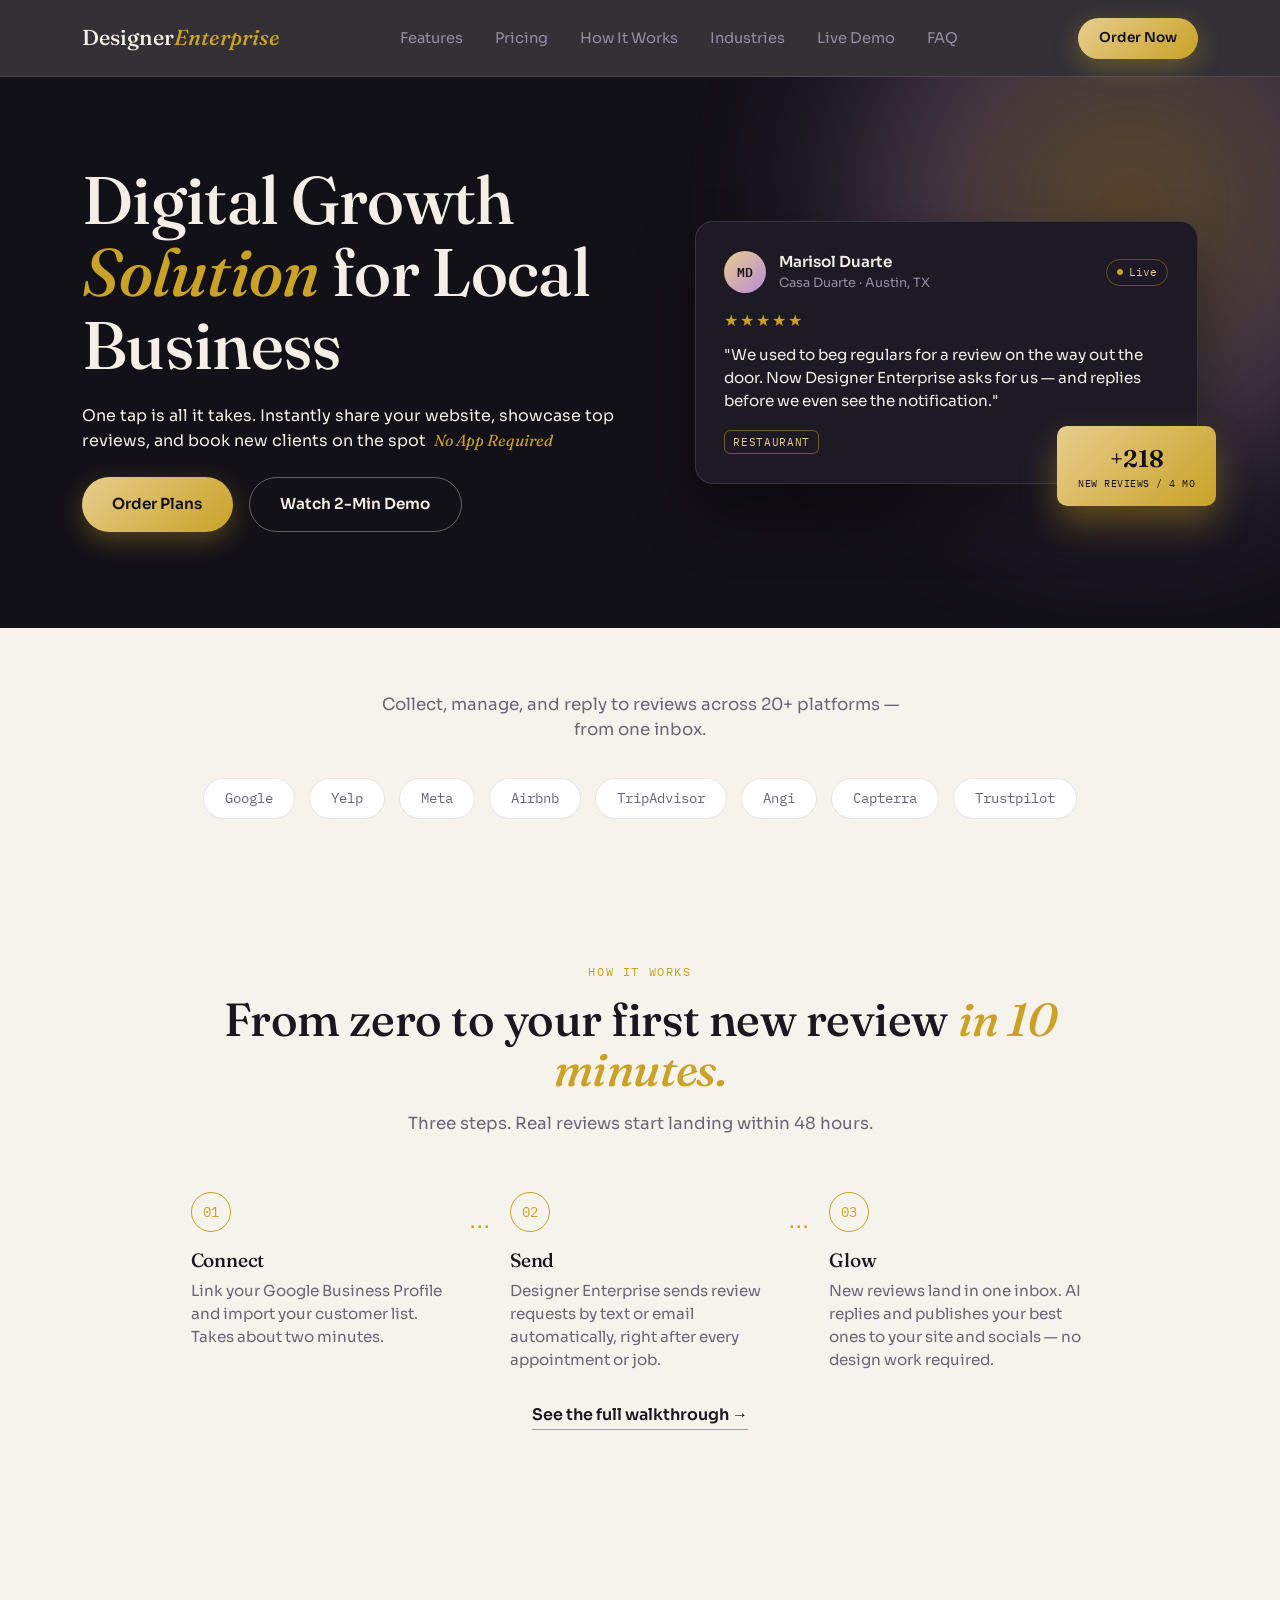
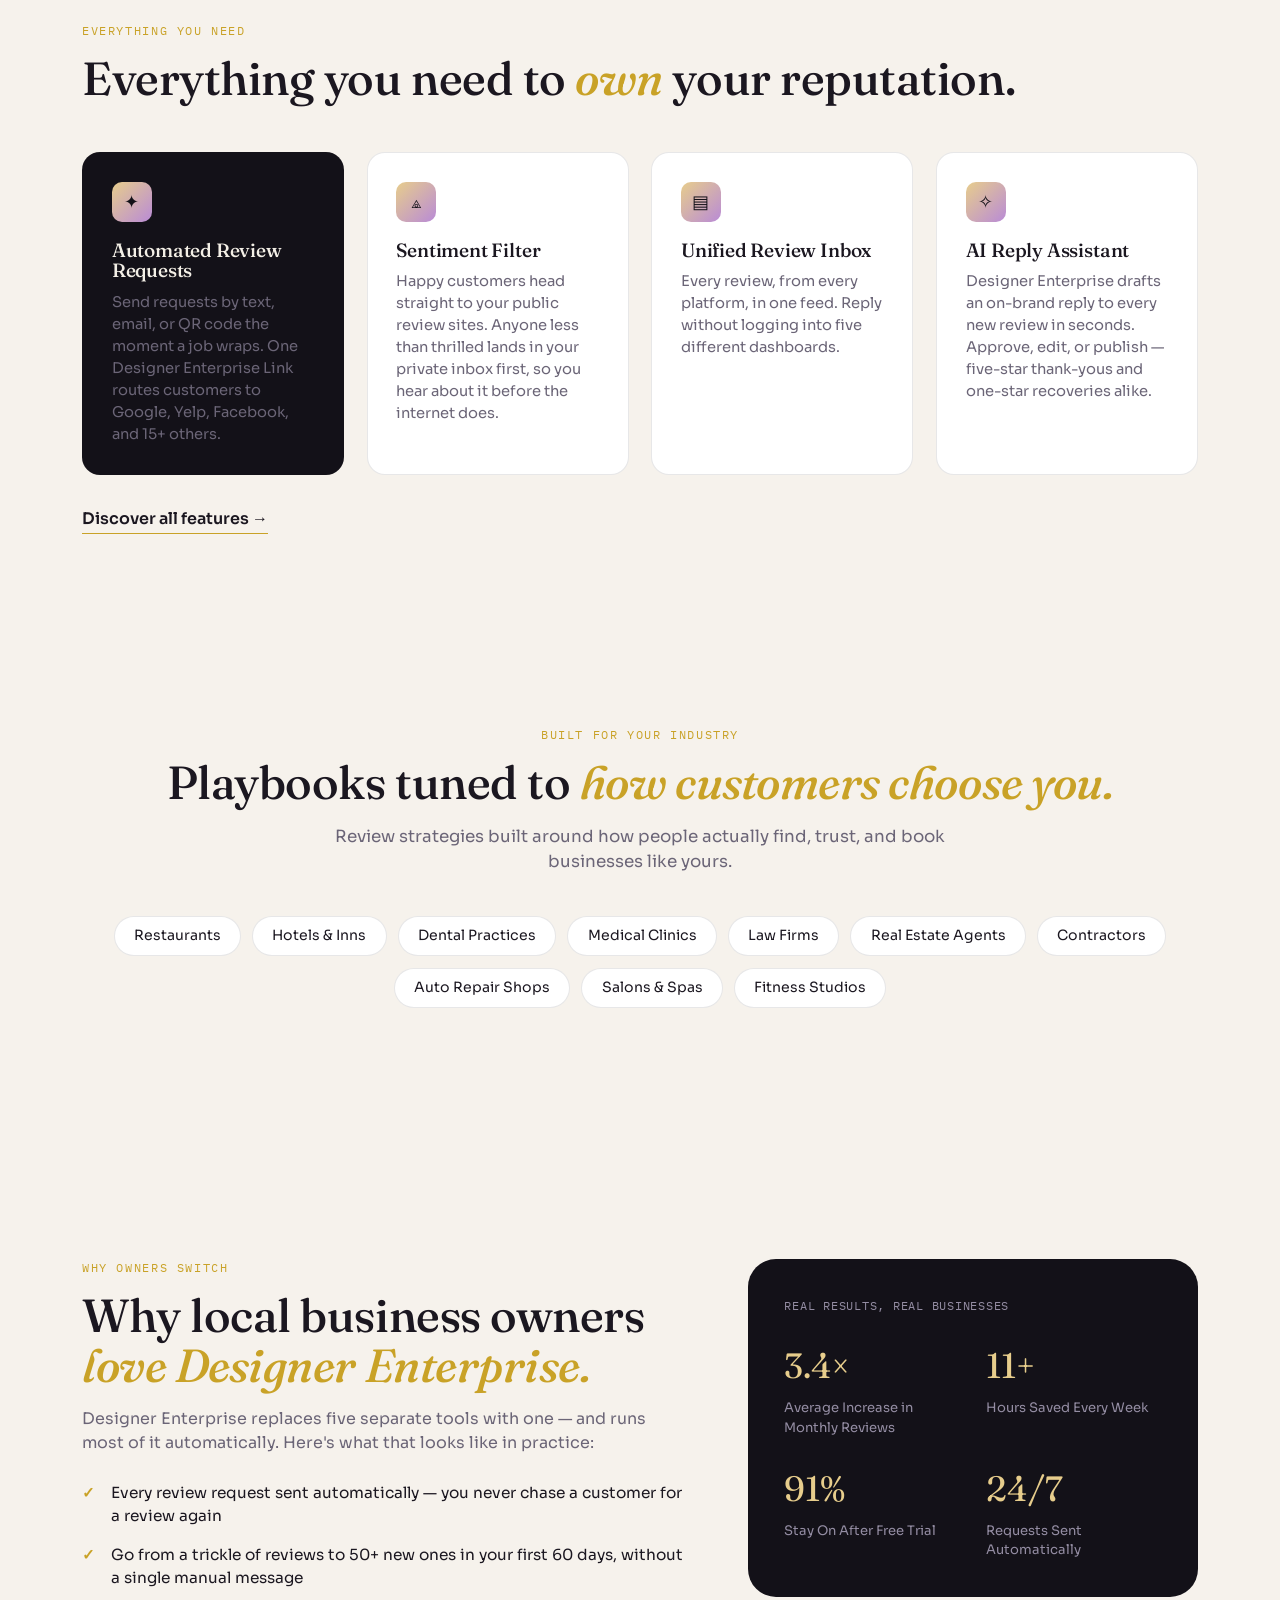
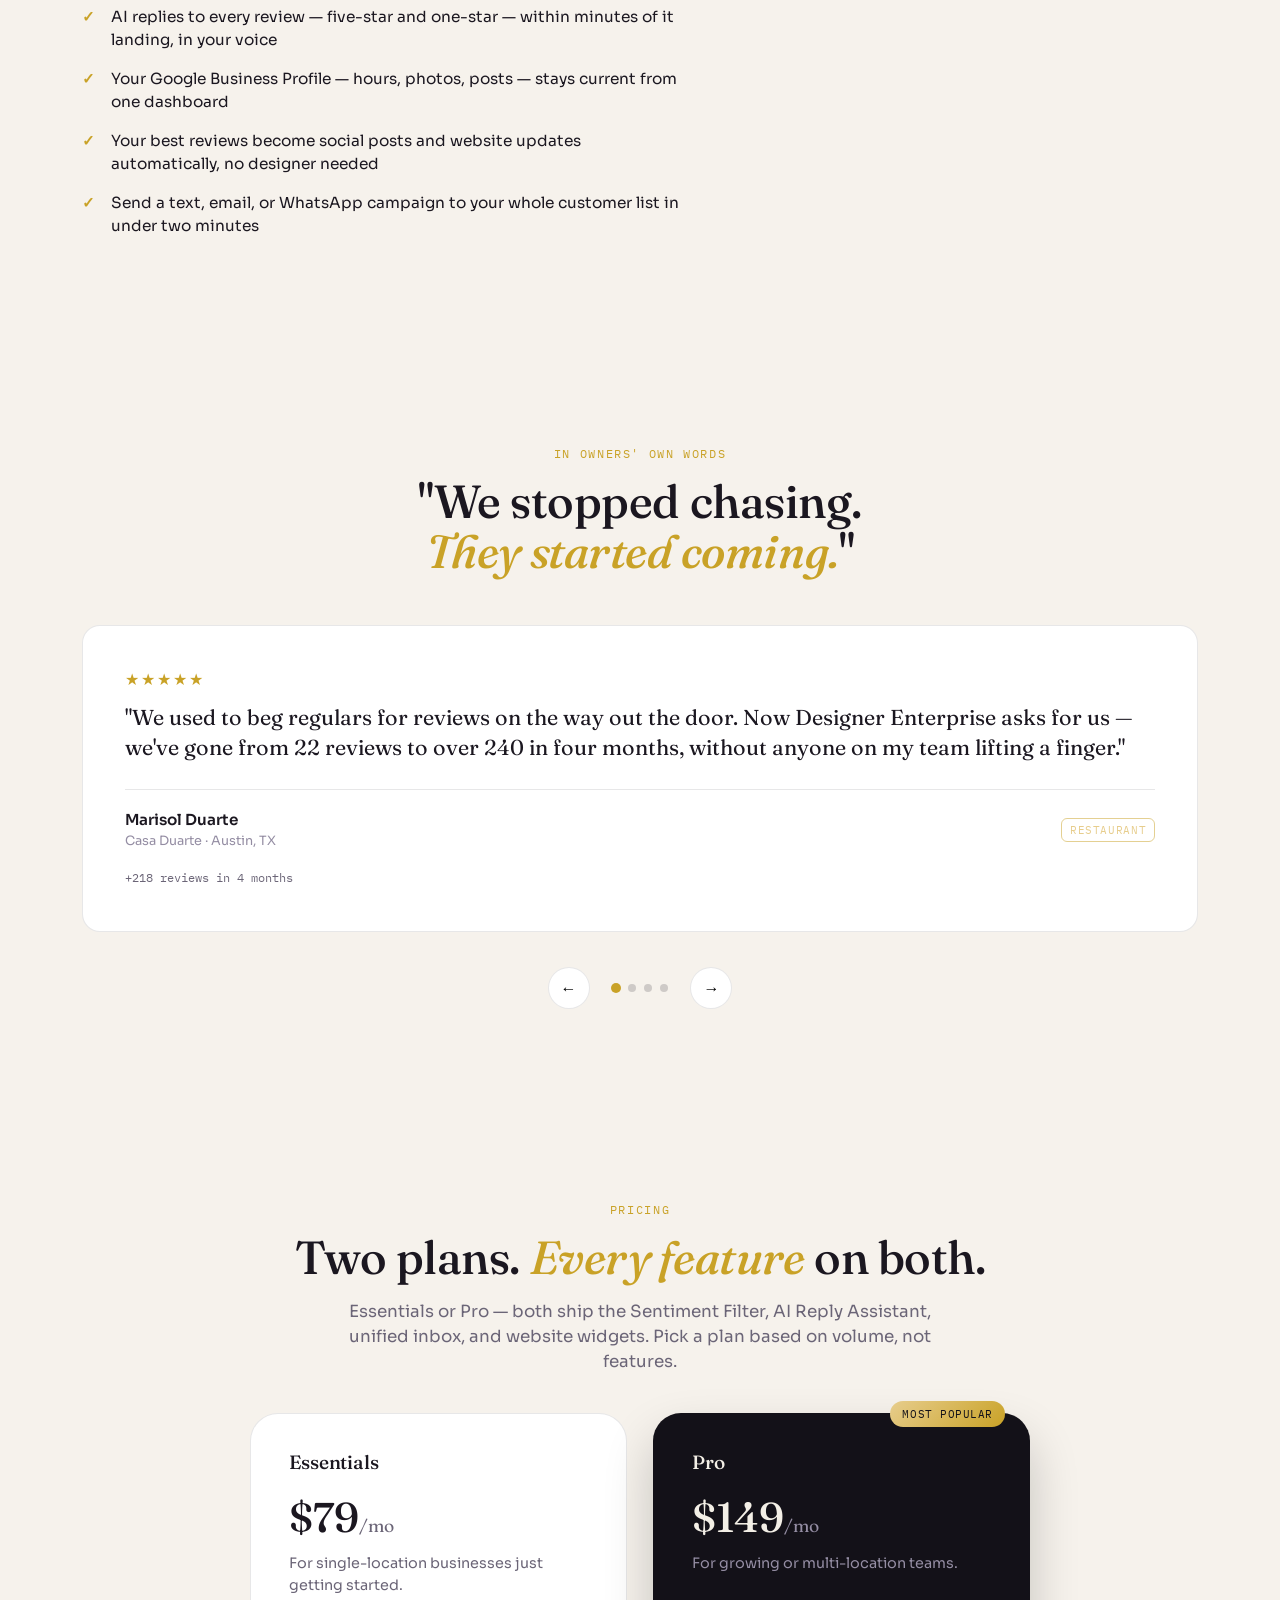
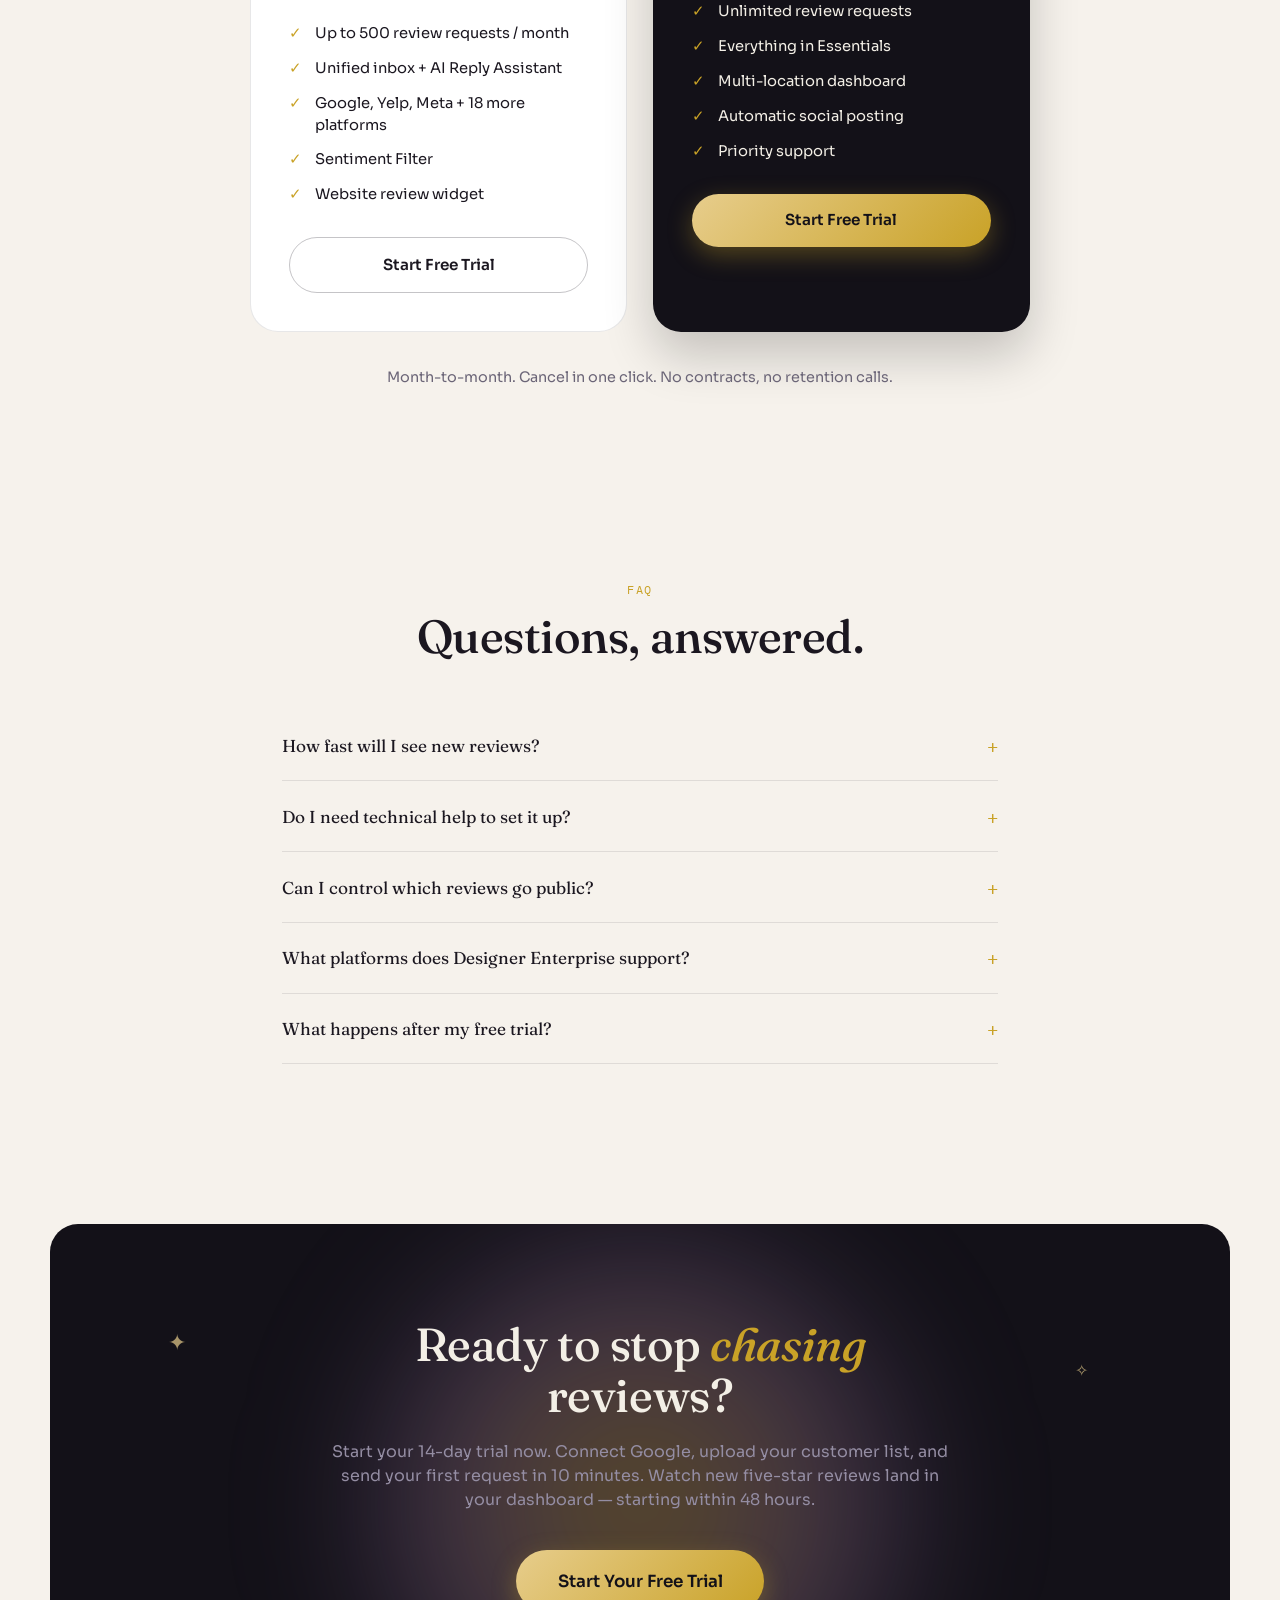
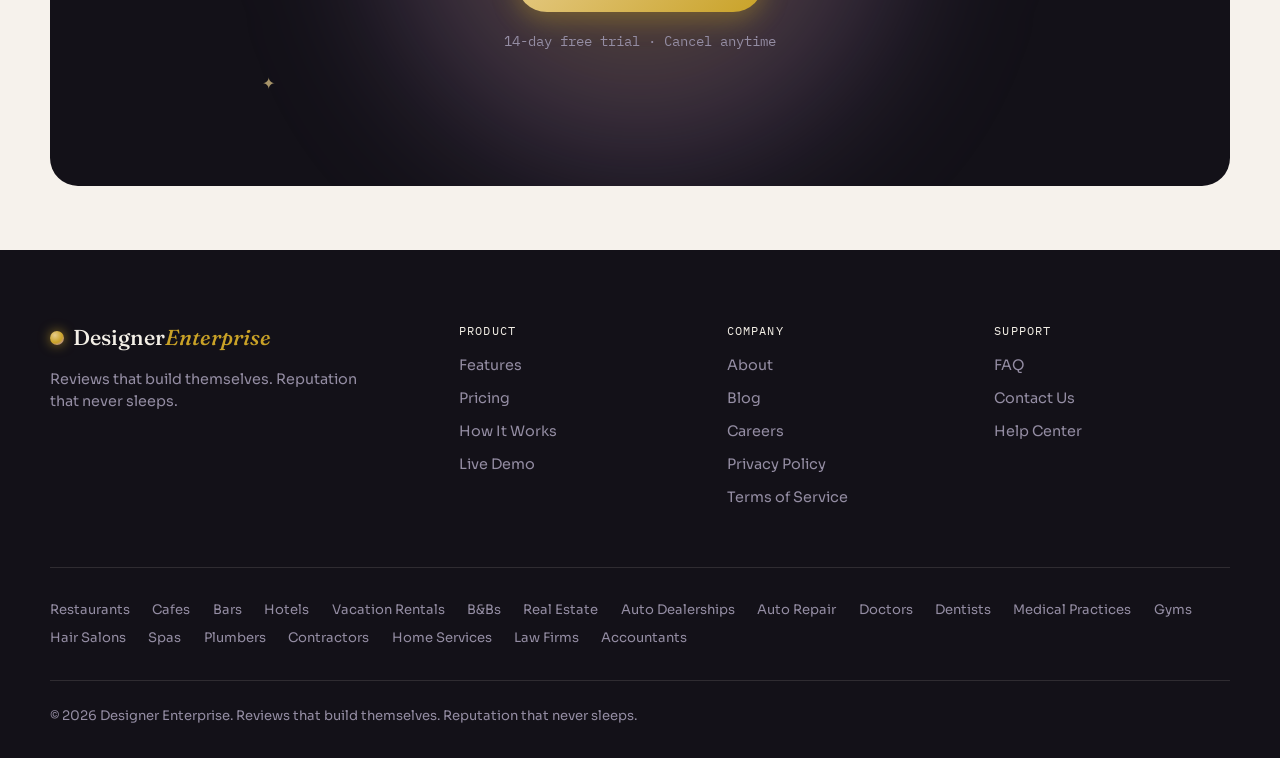
<file: index.html>
<!DOCTYPE html>
<html lang="en">
<head>
<meta charset="UTF-8">
<meta name="viewport" content="width=device-width, initial-scale=1.0">
<title>Designer Enterprise — Effortless Business Connections </title>
<meta name="description" content="Designer Enterprise automates review collection, replies, and reputation management for small businesses — across 20+ platforms, from one inbox.">

<link rel="preconnect" href="https://fonts.googleapis.com">
<link rel="preconnect" href="https://fonts.gstatic.com" crossorigin>
<link href="https://fonts.googleapis.com/css2?family=Fraunces:ital,opsz,wght@0,9..144,300;0,9..144,500;0,9..144,600;1,9..144,400;1,9..144,500&family=Sora:wght@300;400;500;600;700&family=IBM+Plex+Mono:wght@400;500&display=swap" rel="stylesheet">
<link rel="stylesheet" href="css/style.css">
</head>
<body>

<a class="skip-link" href="#main">Skip to content</a>

<header class="site-header" id="top">
  <div class="header-inner">
    <a href="#top" class="logo" aria-label="Designer Enterprise home">
      <span class="logo-word">Designer<em>Enterprise</em></span>
    </a>

    <nav class="nav" id="primaryNav">
      <a href="features.html">Features</a>
      <a href="pricing.html">Pricing</a>
      <a href="how-it-works.html">How It Works</a>      
      <a href="industries.html">Industries</a>
      <a href="demo.html">Live Demo</a>
      <a href="faq.html">FAQ</a>
    </nav>

    <div class="header-actions">
      <a class="btn btn-primary btn-small" href="#pricing">Order Now </a>
      <button class="nav-toggle" id="navToggle" aria-label="Toggle menu" aria-expanded="false" aria-controls="primaryNav">
        <span></span><span></span><span></span>
      </button>
    </div>
  </div>
</header>

<main id="main">

  <!-- HERO -->
  <section class="hero">
    <div class="glow-halo glow-halo--hero" aria-hidden="true"></div>
    <div class="hero-inner">
      <div class="hero-copy reveal">
        <h1>Digital Growth<br><em>Solution</em> for Local Business<br></h1>
        <p>
          One tap is all it takes. Instantly share your website, showcase top reviews, and book new clients on the spot &nbsp<em>No App Required</em>
        </p><br>
        <div class="hero-actions">
          <a class="btn btn-primary" href="#pricing">Order Plans</a>
          <a class="btn btn-outline" href="#demo">Watch 2-Min Demo</a>
        </div>
        <p class="hero-note"></p>
      </div>

      <div class="hero-visual reveal">
        <div class="review-card">
          <div class="review-card-top">
            <span class="avatar" aria-hidden="true">MD</span>
            <div>
              <p class="reviewer-name">Marisol Duarte</p>
              <p class="reviewer-meta">Casa Duarte · Austin, TX</p>
            </div>
            <span class="live-badge"><span class="live-dot"></span>Live</span>
          </div>
          <p class="review-stars" aria-label="5 out of 5 stars">★★★★★</p>
          <p class="review-body">"We used to beg regulars for a review on the way out the door. Now Designer Enterprise asks for us — and replies before we even see the notification."</p>
          <span class="review-tag">Restaurant</span>
        </div>
        <div class="floating-stat" aria-hidden="true">
          <span class="floating-stat-num">+218</span>
          <span class="floating-stat-label">new reviews / 4 mo</span>
        </div>
      </div>
    </div>
  </section>

  <!-- PLATFORMS -->
  <section class="platforms reveal">
    <p class="section-lead">Collect, manage, and reply to reviews across 20+ platforms — from one inbox.</p>
    <div class="platform-row" role="list">
      <span role="listitem">Google</span>
      <span role="listitem">Yelp</span>
      <span role="listitem">Meta</span>
      <span role="listitem">Airbnb</span>
      <span role="listitem">TripAdvisor</span>
      <span role="listitem">Angi</span>
      <span role="listitem">Capterra</span>
      <span role="listitem">Trustpilot</span>
    </div>
  </section>

  <!-- HOW IT WORKS -->
  <section id="how-it-works" class="how-it-works">
    <p class="eyebrow center reveal">How It Works</p>
    <h2 class="center reveal">From zero to your first new review <em>in 10 minutes.</em></h2>
    <p class="section-lead center reveal">Three steps. Real reviews start landing within 48 hours.</p>

    <div class="steps">
      <div class="step reveal">
        <span class="step-num">01</span>
        <h3>Connect</h3>
        <p>Link your Google Business Profile and import your customer list. Takes about two minutes.</p>
      </div>
      <div class="step-divider" aria-hidden="true">···</div>
      <div class="step reveal">
        <span class="step-num">02</span>
        <h3>Send</h3>
        <p>Designer Enterprise sends review requests by text or email automatically, right after every appointment or job.</p>
      </div>
      <div class="step-divider" aria-hidden="true">···</div>
      <div class="step reveal">
        <span class="step-num">03</span>
        <h3>Glow</h3>
        <p>New reviews land in one inbox. AI replies and publishes your best ones to your site and socials — no design work required.</p>
      </div>
    </div>

    <a class="text-link center reveal" href="#demo">See the full walkthrough →</a>
  </section>

  <!-- FEATURES -->
  <section id="features" class="features">
    <p class="eyebrow reveal">Everything You Need</p>
    <h2 class="reveal">Everything you need to <em>own</em> your reputation.</h2>

    <div class="feature-grid">
      <div class="feature-card feature-card--highlight reveal">
        <span class="feature-icon" aria-hidden="true">✦</span>
        <h3>Automated Review Requests</h3>
        <p>Send requests by text, email, or QR code the moment a job wraps. One Designer Enterprise Link routes customers to Google, Yelp, Facebook, and 15+ others.</p>
      </div>
      <div class="feature-card reveal">
        <span class="feature-icon" aria-hidden="true">⟁</span>
        <h3>Sentiment Filter</h3>
        <p>Happy customers head straight to your public review sites. Anyone less than thrilled lands in your private inbox first, so you hear about it before the internet does.</p>
      </div>
      <div class="feature-card reveal">
        <span class="feature-icon" aria-hidden="true">▤</span>
        <h3>Unified Review Inbox</h3>
        <p>Every review, from every platform, in one feed. Reply without logging into five different dashboards.</p>
      </div>
      <div class="feature-card reveal">
        <span class="feature-icon" aria-hidden="true">✧</span>
        <h3>AI Reply Assistant</h3>
        <p>Designer Enterprise drafts an on-brand reply to every new review in seconds. Approve, edit, or publish — five-star thank-yous and one-star recoveries alike.</p>
      </div>
    </div>

    <a class="text-link reveal" href="#pricing">Discover all features →</a>
  </section>

  <!-- INDUSTRIES -->
  <section id="industries" class="industries">
    <p class="eyebrow center reveal">Built For Your Industry</p>
    <h2 class="center reveal">Playbooks tuned to <em>how customers choose you.</em></h2>
    <p class="section-lead center reveal">Review strategies built around how people actually find, trust, and book businesses like yours.</p>

    <div class="industry-pills reveal">
      <span>Restaurants</span>
      <span>Hotels &amp; Inns</span>
      <span>Dental Practices</span>
      <span>Medical Clinics</span>
      <span>Law Firms</span>
      <span>Real Estate Agents</span>
      <span>Contractors</span>
      <span>Auto Repair Shops</span>
      <span>Salons &amp; Spas</span>
      <span>Fitness Studios</span>
    </div>
    <a class="text-link center reveal" href="industries.html">View all industries →</a>
  </section>

  <!-- WHY US -->
  <section class="why-us">
    <div class="why-us-grid">
      <div class="why-copy reveal">
        <p class="eyebrow">Why Owners Switch</p>
        <h2>Why local business owners <em>love Designer Enterprise.</em></h2>
        <p class="why-lead">Designer Enterprise replaces five separate tools with one — and runs most of it automatically. Here's what that looks like in practice:</p>
        <ul class="checklist">
          <li>Every review request sent automatically — you never chase a customer for a review again</li>
          <li>Go from a trickle of reviews to 50+ new ones in your first 60 days, without a single manual message</li>
          <li>AI replies to every review — five-star and one-star — within minutes of it landing, in your voice</li>
          <li>Your Google Business Profile — hours, photos, posts — stays current from one dashboard</li>
          <li>Your best reviews become social posts and website updates automatically, no designer needed</li>
          <li>Send a text, email, or WhatsApp campaign to your whole customer list in under two minutes</li>
        </ul>
      </div>

      <div class="stat-card reveal">
        <p class="stat-card-title">Real Results, Real Businesses</p>
        <div class="stat-grid">
          <div class="stat">
            <span class="stat-num" data-target="3.4" data-decimals="1" data-suffix="×">0×</span>
            <span class="stat-label">Average Increase in Monthly Reviews</span>
          </div>
          <div class="stat">
            <span class="stat-num" data-target="11" data-suffix="+">0+</span>
            <span class="stat-label">Hours Saved Every Week</span>
          </div>
          <div class="stat">
            <span class="stat-num" data-target="91" data-suffix="%">0%</span>
            <span class="stat-label">Stay On After Free Trial</span>
          </div>
          <div class="stat">
            <span class="stat-num stat-num--static">24/7</span>
            <span class="stat-label">Requests Sent Automatically</span>
          </div>
        </div>
      </div>
    </div>
  </section>

  <!-- TESTIMONIALS -->
  <section class="testimonials">
    <p class="eyebrow center reveal">In Owners' Own Words</p>
    <h2 class="center reveal">"We stopped chasing.<br><em>They started coming.</em>"</h2>

    <div class="testimonial-slider reveal">
      <div class="testimonial-track" id="testimonialTrack">

        <article class="testimonial-card">
          <p class="review-stars" aria-label="5 out of 5 stars">★★★★★</p>
          <p class="testimonial-quote">"We used to beg regulars for reviews on the way out the door. Now Designer Enterprise asks for us — we've gone from 22 reviews to over 240 in four months, without anyone on my team lifting a finger."</p>
          <div class="testimonial-foot">
            <div>
              <p class="reviewer-name">Marisol Duarte</p>
              <p class="reviewer-meta">Casa Duarte · Austin, TX</p>
            </div>
            <span class="review-tag">Restaurant</span>
          </div>
          <span class="testimonial-stat">+218 reviews in 4 months</span>
        </article>

        <article class="testimonial-card">
          <p class="review-stars" aria-label="5 out of 5 stars">★★★★★</p>
          <p class="testimonial-quote">"The Sentiment Filter alone paid for the subscription. Unhappy clients message us privately now instead of leaving a rushed review — our public rating climbed from 4.1 to 4.9 in three months."</p>
          <div class="testimonial-foot">
            <div>
              <p class="reviewer-name">Priya Nandan</p>
              <p class="reviewer-meta">Nandan Hair Studio · Miami, FL</p>
            </div>
            <span class="review-tag">Salon</span>
          </div>
          <span class="testimonial-stat">+176 reviews in 3 months</span>
        </article>

        <article class="testimonial-card">
          <p class="review-stars" aria-label="5 out of 5 stars">★★★★★</p>
          <p class="testimonial-quote">"Patients get a text within an hour of their visit, and our front desk never has to ask. We've had two new patients book directly after reading our Google reviews — just this month."</p>
          <div class="testimonial-foot">
            <div>
              <p class="reviewer-name">Dr. Owen Bellweather</p>
              <p class="reviewer-meta">Bellweather Family Dental · Denver, CO</p>
            </div>
            <span class="review-tag">Dental</span>
          </div>
          <span class="testimonial-stat">+203 reviews in 5 months</span>
        </article>

        <article class="testimonial-card">
          <p class="review-stars" aria-label="5 out of 5 stars">★★★★★</p>
          <p class="testimonial-quote">"I'm not a marketing person. Designer Enterprise just runs in the background, and our Google ranking finally reflects the work we actually do every day."</p>
          <div class="testimonial-foot">
            <div>
              <p class="reviewer-name">Tomas Reyes</p>
              <p class="reviewer-meta">Reyes Auto &amp; Tire · Phoenix, AZ</p>
            </div>
            <span class="review-tag">Auto Repair</span>
          </div>
          <span class="testimonial-stat">+189 reviews in 4 months</span>
        </article>

      </div>

      <div class="slider-controls">
        <button class="slider-btn" id="prevBtn" aria-label="Previous testimonial">←</button>
        <div class="dots" id="dots"></div>
        <button class="slider-btn" id="nextBtn" aria-label="Next testimonial">→</button>
      </div>
    </div>
  </section>

  <!-- PRICING -->
  <section id="pricing" class="pricing">
    <p class="eyebrow center reveal">Pricing</p>
    <h2 class="center reveal">Two plans. <em>Every feature</em> on both.</h2>
    <p class="section-lead center reveal">Essentials or Pro — both ship the Sentiment Filter, AI Reply Assistant, unified inbox, and website widgets. Pick a plan based on volume, not features.</p>

    <div class="pricing-grid">
      <div class="pricing-card reveal">
        <h3>Essentials</h3>
        <p class="price"><span>$79</span>/mo</p>
        <p class="pricing-sub">For single-location businesses just getting started.</p>
        <ul class="pricing-list">
          <li>Up to 500 review requests / month</li>
          <li>Unified inbox + AI Reply Assistant</li>
          <li>Google, Yelp, Meta + 18 more platforms</li>
          <li>Sentiment Filter</li>
          <li>Website review widget</li>
        </ul>
        <a class="btn btn-outline btn-full" href="#demo">Start Free Trial</a>
      </div>

      <div class="pricing-card pricing-card--featured reveal">
        <span class="pricing-badge">Most Popular</span>
        <h3>Pro</h3>
        <p class="price"><span>$149</span>/mo</p>
        <p class="pricing-sub">For growing or multi-location teams.</p>
        <ul class="pricing-list">
          <li>Unlimited review requests</li>
          <li>Everything in Essentials</li>
          <li>Multi-location dashboard</li>
          <li>Automatic social posting</li>
          <li>Priority support</li>
        </ul>
        <a class="btn btn-primary btn-full" href="#demo">Start Free Trial</a>
      </div>
    </div>

    <p class="pricing-note reveal">Month-to-month. Cancel in one click. No contracts, no retention calls.</p>
  </section>

  <!-- FAQ -->
  <section id="faq" class="faq">
    <p class="eyebrow center reveal">FAQ</p>
    <h2 class="center reveal">Questions, answered.</h2>

    <div class="faq-list reveal">
      <div class="faq-item">
        <button class="faq-question" aria-expanded="false">
          How fast will I see new reviews?
          <span class="faq-icon" aria-hidden="true">+</span>
        </button>
        <div class="faq-answer">
          <p>Most businesses see their first new review within 48 hours of sending their first request, and a noticeable lift within the first two weeks.</p>
        </div>
      </div>

      <div class="faq-item">
        <button class="faq-question" aria-expanded="false">
          Do I need technical help to set it up?
          <span class="faq-icon" aria-hidden="true">+</span>
        </button>
        <div class="faq-answer">
          <p>No. Connecting your Google Business Profile and importing your customer list takes about ten minutes, with no code and no developer required.</p>
        </div>
      </div>

      <div class="faq-item">
        <button class="faq-question" aria-expanded="false">
          Can I control which reviews go public?
          <span class="faq-icon" aria-hidden="true">+</span>
        </button>
        <div class="faq-answer">
          <p>Designer Enterprise can't remove or block honest reviews on any platform. The Sentiment Filter simply routes unhappy customers to a private inbox first, so you can resolve issues before they're posted, not after.</p>
        </div>
      </div>

      <div class="faq-item">
        <button class="faq-question" aria-expanded="false">
          What platforms does Designer Enterprise support?
          <span class="faq-icon" aria-hidden="true">+</span>
        </button>
        <div class="faq-answer">
          <p>Google, Yelp, Facebook, Airbnb, TripAdvisor, Angi, Capterra, Trustpilot, and more than a dozen others, all from one review link.</p>
        </div>
      </div>

      <div class="faq-item">
        <button class="faq-question" aria-expanded="false">
          What happens after my free trial?
          <span class="faq-icon" aria-hidden="true">+</span>
        </button>
        <div class="faq-answer">
          <p>You'll move to whichever plan fits your business, billed month-to-month. Cancel anytime with one click — no calls, no contracts.</p>
        </div>
      </div>
    </div>
  </section>

  <!-- FINAL CTA -->
  <section id="demo" class="final-cta">
    <div class="glow-halo glow-halo--cta" aria-hidden="true"></div>
    <span class="sparkle sparkle--1" aria-hidden="true">✦</span>
    <span class="sparkle sparkle--2" aria-hidden="true">✧</span>
    <span class="sparkle sparkle--3" aria-hidden="true">✦</span>

    <h2 class="reveal">Ready to stop <em>chasing</em> reviews?</h2>
    <p class="reveal">Start your 14-day trial now. Connect Google, upload your customer list, and send your first request in 10 minutes. Watch new five-star reviews land in your dashboard — starting within 48 hours.</p>
    <a class="btn btn-primary btn-lg reveal" href="#pricing">Start Your Free Trial</a>
    <p class="hero-note reveal">14-day free trial · Cancel anytime</p>
  </section>

</main>

<footer class="site-footer">
  <div class="footer-top">
    <div class="footer-brand">
      <a href="#top" class="logo" aria-label="Designer Enterprise home">
        <span class="logo-mark" aria-hidden="true"></span>
        <span class="logo-word">Designer<em>Enterprise</em></span>
      </a>
      <p>Reviews that build themselves. Reputation that never sleeps.</p>
    </div>

    <div class="footer-col">
      <p class="footer-heading">Product</p>
      <a href="#features">Features</a>
      <a href="#pricing">Pricing</a>
      <a href="#how-it-works">How It Works</a>
      <a href="#demo">Live Demo</a>
    </div>

    <div class="footer-col">
      <p class="footer-heading">Company</p>
      <a href="#top">About</a>
      <a href="#top">Blog</a>
      <a href="#top">Careers</a>
      <a href="#top">Privacy Policy</a>
      <a href="#top">Terms of Service</a>
    </div>

    <div class="footer-col">
      <p class="footer-heading">Support</p>
      <a href="#faq">FAQ</a>
      <a href="#top">Contact Us</a>
      <a href="#top">Help Center</a>
    </div>
  </div>

  <div class="footer-industries">
    <span>Restaurants</span><span>Cafes</span><span>Bars</span><span>Hotels</span>
    <span>Vacation Rentals</span><span>B&amp;Bs</span><span>Real Estate</span><span>Auto Dealerships</span>
    <span>Auto Repair</span><span>Doctors</span><span>Dentists</span><span>Medical Practices</span>
    <span>Gyms</span><span>Hair Salons</span><span>Spas</span><span>Plumbers</span>
    <span>Contractors</span><span>Home Services</span><span>Law Firms</span><span>Accountants</span>
  </div>

  <div class="footer-bottom">
    <p>© <span id="year"></span> Designer Enterprise. Reviews that build themselves. Reputation that never sleeps.</p>
  </div>
</footer>

<script src="js/script.js"></script>
</body>
</html>
</file>
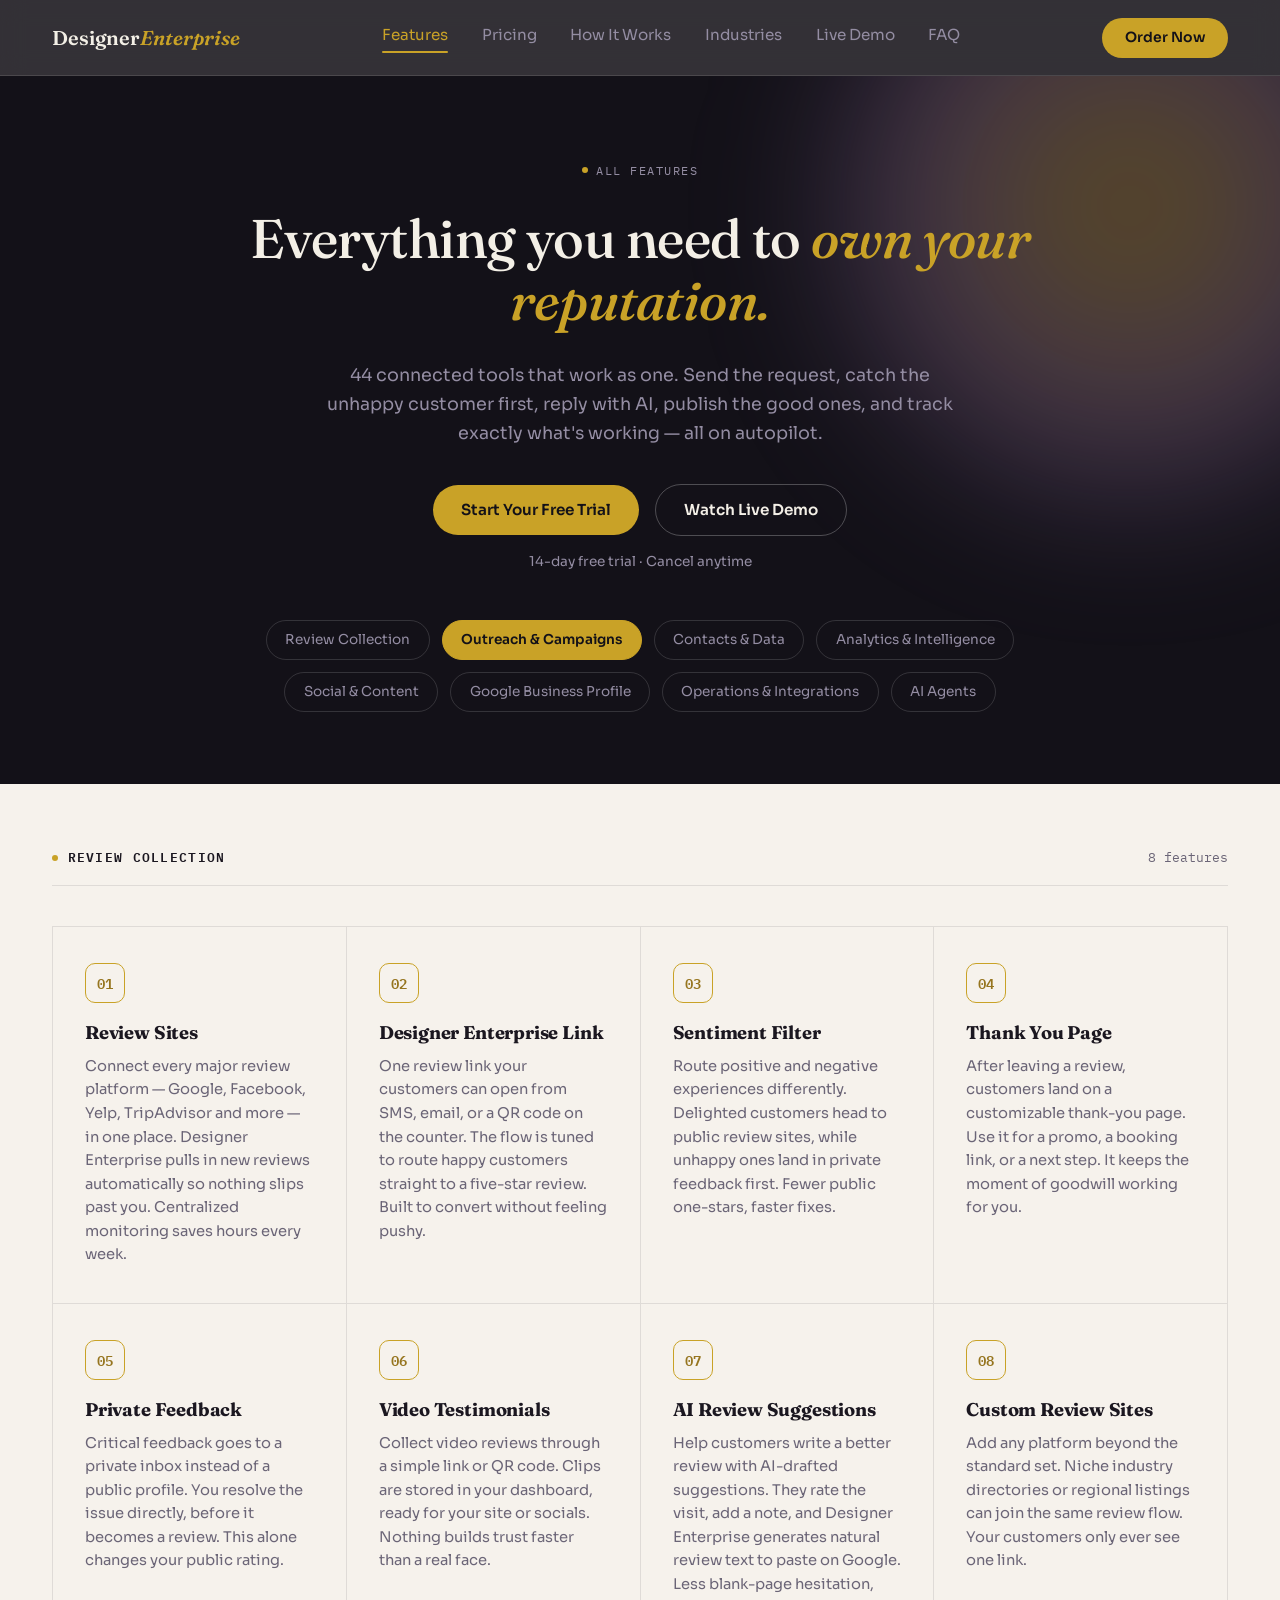
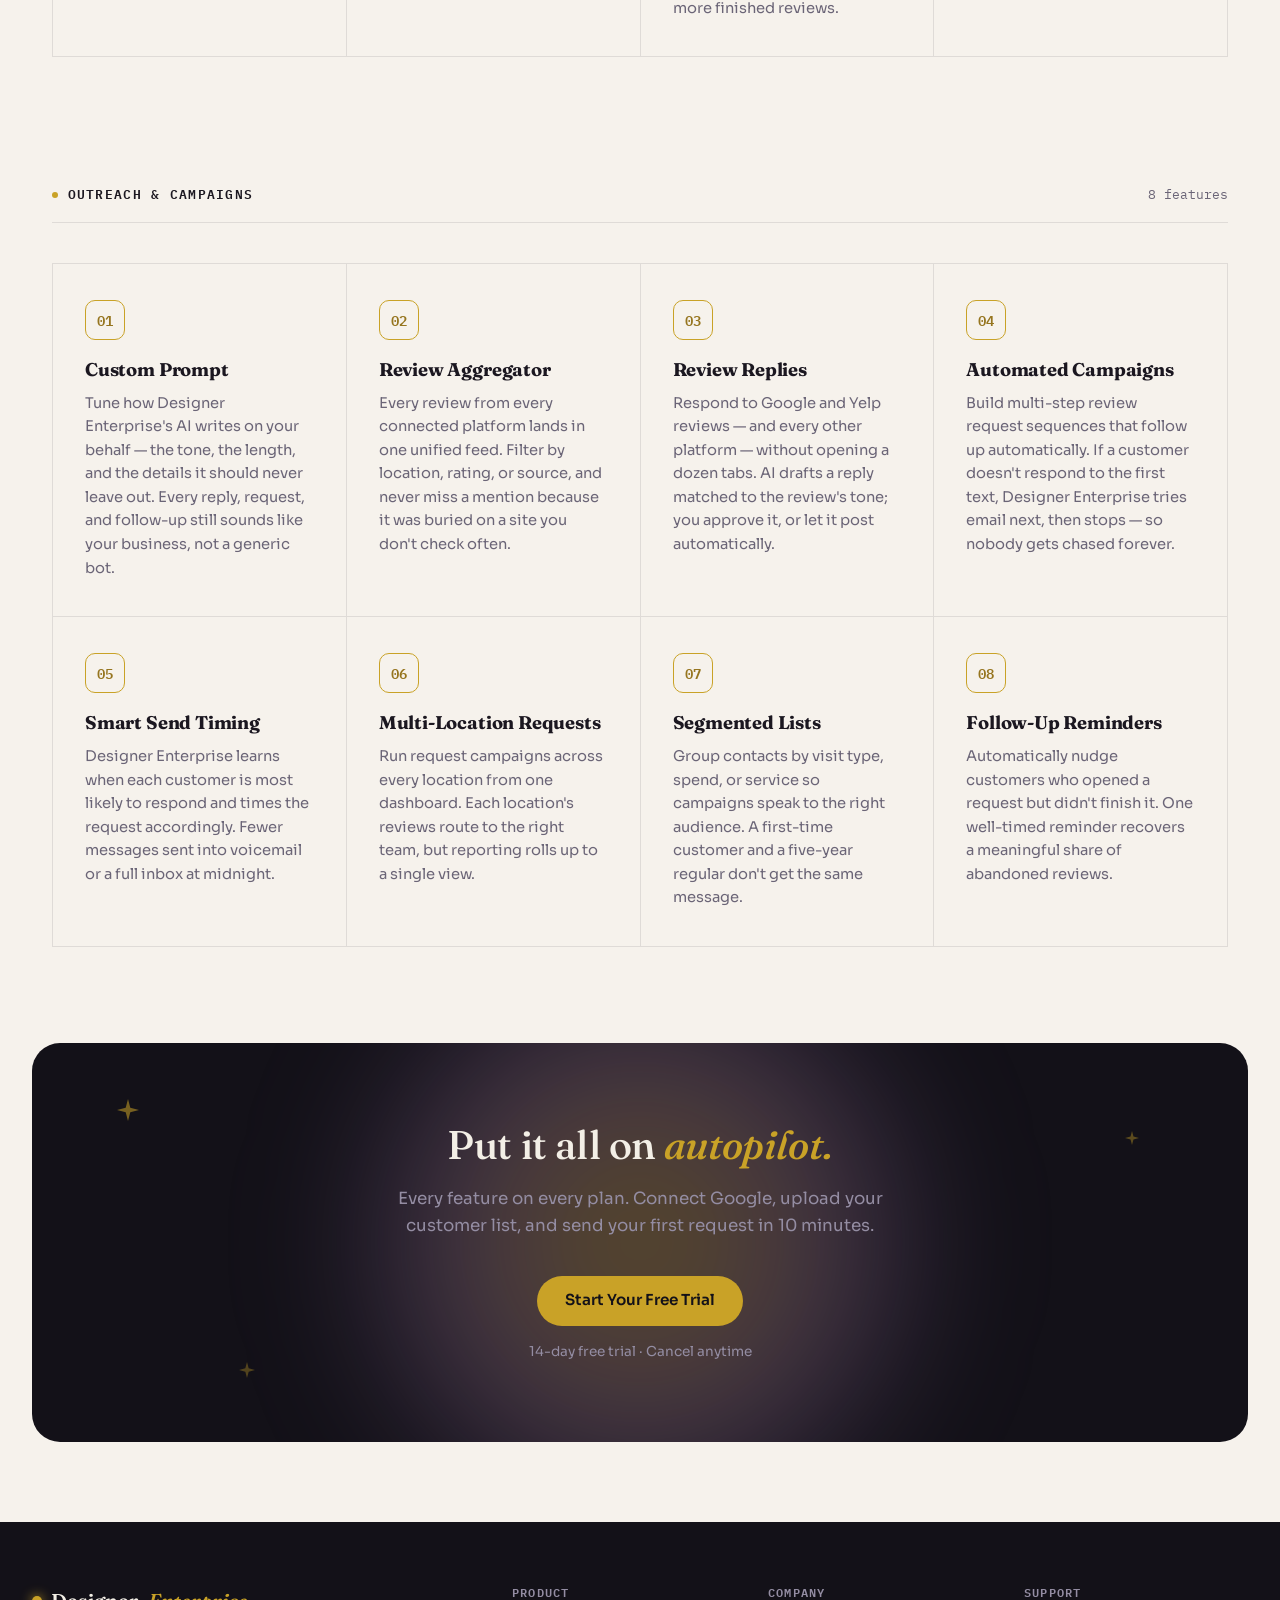
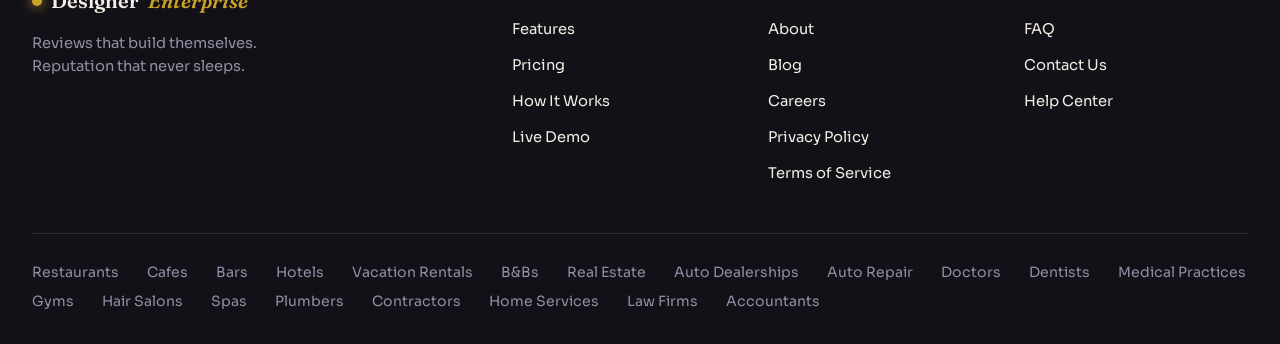
<file: features.html>
<!DOCTYPE html>
<html lang="en">
<head>
<meta charset="UTF-8">
<meta name="viewport" content="width=device-width, initial-scale=1.0">
<title>Designer Enterprise — Features</title>
<meta name="description" content="Explore all 44 tools inside Designer Enterprise: automated review collection, AI-powered replies, outreach campaigns, analytics, and more — everything you need to own your reputation.">
<link rel="preconnect" href="https://fonts.googleapis.com">
<link rel="preconnect" href="https://fonts.gstatic.com" crossorigin>
<link href="https://fonts.googleapis.com/css2?family=Fraunces:ital,opsz,wght@0,9..144,300;0,9..144,500;0,9..144,600;1,9..144,400;1,9..144,500&family=Sora:wght@300;400;500;600;700&family=IBM+Plex+Mono:wght@400;500&display=swap" rel="stylesheet">

<!--
  Designer Enterprise — Features Page
  ==================================================================
  Built from the two design screenshots you shared. A few notes:

  1) Copy taken directly from your screenshots: nav, hero, the full
     "Review Collection" section (all 8 cards), the 4 visible
     "Outreach & Campaigns" titles, the CTA band, and the footer.

  2) Placeholder copy I wrote to match the voice/format (not in the
     screenshots, so you'll want to swap it for the real thing):
       - The 4 remaining "Outreach & Campaigns" descriptions, plus
         4 more cards to complete that section's "8 features".
       - All copy in Contacts & Data, Analytics & Intelligence,
         Social & Content, Google Business Profile, Operations &
         Integrations, and AI Agents (only category names were
         visible in the pill list, no card content was shown).

  3) Nav/footer links use placeholder file names (pricing.html,
     faq.html, signup.html, etc.) — point these at your real routes.
     The 8 category pills and section links are same-page anchors
     and already work.

  4) Fonts and colors now match main.html / style.css: Fraunces
     (serif headlines + italic accent), Sora (body/UI), IBM Plex
     Mono (eyebrow labels + numbers), and the same ink/paper/gold
     palette. Previously this page loaded its own separate fonts
     (Lora/Inter/JetBrains Mono) and colors — that's fixed below.
==================================================================
-->

<style>
  :root {
    /* Ink (dark surfaces) — synced with the main site's style.css */
    --dark-900: #131118;
    --dark-border: rgba(243, 239, 230, 0.12);
    --text-on-dark: #F3EFE6;
    --text-on-dark-muted: #948DA3;

    /* Paper (light surfaces) — synced with the main site's style.css */
    --cream: #F6F2EC;
    --cream-border: rgba(27, 23, 32, 0.1);
    --text-on-cream: #1B1720;
    --text-on-cream-muted: #6B6577;

    /* Accents — synced with the main site's style.css */
    --gold: #C9A227;
    --gold-light: #E7CD8C;
    --gold-dark: #96751F;
    --glow: #B98BD6;

    /* Type — synced with the main site (Fraunces / Sora / IBM Plex Mono) */
    --font-serif: 'Fraunces', serif;
    --font-sans: 'Sora', sans-serif;
    --font-mono: 'IBM Plex Mono', monospace;

    --container: 1240px;
  }

  * { margin: 0; padding: 0; box-sizing: border-box; }

  html { scroll-behavior: smooth; }

  body {
    font-family: var(--font-sans);
    background: var(--cream);
    color: var(--text-on-cream);
    line-height: 1.5;
    -webkit-font-smoothing: antialiased;
  }

  a { text-decoration: none; color: inherit; }
  ul { list-style: none; }
  button { font: inherit; cursor: pointer; border: none; background: none; }

  a:focus-visible, button:focus-visible {
    outline: 2px solid var(--gold);
    outline-offset: 3px;
  }

  .dot {
    display: inline-block;
    width: 6px;
    height: 6px;
    border-radius: 50%;
    background: var(--gold);
    flex-shrink: 0;
  }

  em {
    font-style: italic;
    font-family: var(--font-serif);
    color: var(--gold);
  }

  h1, h2, h3 {
    font-family: var(--font-serif);
    font-weight: 500;
    letter-spacing: -0.01em;
    line-height: 1.08;
  }

  /* Buttons */
  .btn {
    display: inline-flex;
    align-items: center;
    justify-content: center;
    padding: 0.85rem 1.75rem;
    border-radius: 999px;
    font-weight: 600;
    font-size: 0.95rem;
    transition: transform 0.2s ease, background 0.2s ease, border-color 0.2s ease;
    white-space: nowrap;
  }
  .btn-gold { background: var(--gold); color: var(--dark-900); }
  .btn-gold:hover { background: var(--gold-light); transform: translateY(-1px); }
  .btn-outline {
    background: transparent;
    border: 1px solid rgba(255, 255, 255, 0.25);
    color: var(--text-on-dark);
  }
  .btn-outline:hover { border-color: rgba(255, 255, 255, 0.5); background: rgba(255, 255, 255, 0.03); }
  .btn-sm { padding: 0.6rem 1.4rem; font-size: 0.875rem; }

  /* Navbar */
  .navbar {
    position: sticky;
    top: 0;
    z-index: 100;
    background: rgba(19, 17, 24, 0.86);
    backdrop-filter: blur(12px);
    -webkit-backdrop-filter: blur(12px);
    border-bottom: 1px solid var(--dark-border);
    transition: box-shadow 0.3s ease;
  }
  .navbar.scrolled { box-shadow: 0 4px 24px rgba(0, 0, 0, 0.25); }
  .nav-container {
    max-width: var(--container);
    margin: 0 auto;
    padding: 1.1rem 2rem;
    display: flex;
    align-items: center;
    justify-content: space-between;
    gap: 2rem;
    position: relative;
  }
  .nav-logo {
    display: flex;
    align-items: center;
    gap: 0.55rem;
    font-family: var(--font-serif);
    font-weight: 600;
    font-size: 1.25rem;
    color: var(--text-on-dark);
    flex-shrink: 0;
  }
  .nav-logo .dot { width: 10px; height: 10px; box-shadow: 0 0 12px var(--gold); }
  .nav-links {
    display: flex;
    align-items: center;
    gap: 2.1rem;
    flex: 1;
    justify-content: center;
  }
  .nav-link {
    font-size: 0.95rem;
    color: var(--text-on-dark-muted);
    position: relative;
    padding-bottom: 4px;
    transition: color 0.2s ease;
  }
  .nav-link:hover { color: var(--text-on-dark); }
  .nav-link.active { color: var(--gold); }
  .nav-link.active::after {
    content: '';
    position: absolute;
    left: 0; right: 0; bottom: -2px;
    height: 2px;
    background: var(--gold);
    border-radius: 2px;
  }
  .nav-cta-mobile { display: none; }
  .nav-toggle {
    display: none;
    flex-direction: column;
    gap: 5px;
    padding: 0.5rem;
    flex-shrink: 0;
  }
  .nav-toggle span {
    width: 22px;
    height: 2px;
    background: var(--text-on-dark);
    transition: transform 0.25s ease, opacity 0.25s ease;
  }
  .nav-toggle.open span:nth-child(1) { transform: translateY(7px) rotate(45deg); }
  .nav-toggle.open span:nth-child(2) { opacity: 0; }
  .nav-toggle.open span:nth-child(3) { transform: translateY(-7px) rotate(-45deg); }

  /* Hero */
  .hero {
    position: relative;
    overflow: hidden;
    background: var(--dark-900);
    color: var(--text-on-dark);
    padding: 5rem 2rem 4.5rem;
    text-align: center;
    scroll-margin-top: 90px;
  }
  .hero-container { max-width: 900px; margin: 0 auto; position: relative; }

  .glow-halo {
    position: absolute;
    border-radius: 50%;
    filter: blur(70px);
    pointer-events: none;
    background: radial-gradient(circle, rgba(201,162,39,0.4), rgba(185,139,214,0.28) 55%, transparent 75%);
    animation: pulse 8s ease-in-out infinite;
  }
  .glow-halo--hero {
    width: 620px;
    height: 620px;
    top: -180px;
    right: -160px;
  }
  .glow-halo--cta {
    width: 560px;
    height: 560px;
    left: 50%;
    top: 50%;
    transform: translate(-50%, -50%);
    animation-name: pulseCentered;
  }
  @keyframes pulse {
    0%, 100% { opacity: 0.7; transform: scale(1); }
    50% { opacity: 1; transform: scale(1.08); }
  }
  @keyframes pulseCentered {
    0%, 100% { opacity: 0.65; transform: translate(-50%, -50%) scale(1); }
    50% { opacity: 1; transform: translate(-50%, -50%) scale(1.1); }
  }

  .hero-label {
    display: inline-flex;
    align-items: center;
    gap: 0.55rem;
    font-family: var(--font-mono);
    font-size: 0.78rem;
    letter-spacing: 0.12em;
    text-transform: uppercase;
    color: var(--text-on-dark-muted);
    margin-bottom: 1.75rem;
  }
  .hero-title {
    font-family: var(--font-serif);
    font-weight: 500;
    font-size: 3.4rem;
    line-height: 1.15;
    margin-bottom: 1.75rem;
  }
  .hero-subtitle {
    font-size: 1.1rem;
    color: var(--text-on-dark-muted);
    max-width: 640px;
    margin: 0 auto 2.25rem;
    line-height: 1.65;
  }
  .hero-actions { display: flex; align-items: center; justify-content: center; gap: 1rem; flex-wrap: wrap; margin-bottom: 1rem; }
  .hero-microcopy { font-size: 0.85rem; color: var(--text-on-dark-muted); margin-bottom: 3rem; }
  .category-pills {
    display: flex;
    flex-wrap: wrap;
    align-items: center;
    justify-content: center;
    gap: 0.75rem;
    max-width: 780px;
    margin: 0 auto;
  }
  .pill {
    font-size: 0.85rem;
    color: var(--text-on-dark-muted);
    border: 1px solid rgba(255, 255, 255, 0.14);
    border-radius: 999px;
    padding: 0.55rem 1.15rem;
    transition: background 0.2s ease, border-color 0.2s ease, color 0.2s ease;
  }
  .pill:hover { border-color: rgba(255, 255, 255, 0.3); color: var(--text-on-dark); }
  .pill.active { background: var(--gold); border-color: var(--gold); color: var(--dark-900); font-weight: 600; }

  /* Category sections */
  .feature-category {
    max-width: var(--container);
    margin: 0 auto;
    padding: 4rem 2rem;
    scroll-margin-top: 90px;
  }
  .category-header {
    display: flex;
    align-items: center;
    justify-content: space-between;
    gap: 1rem;
    padding-bottom: 1.1rem;
    border-bottom: 1px solid var(--cream-border);
  }
  .category-label {
    display: flex;
    align-items: center;
    gap: 0.6rem;
    font-family: var(--font-mono);
    font-size: 0.8rem;
    letter-spacing: 0.1em;
    text-transform: uppercase;
    font-weight: 600;
    color: var(--text-on-cream);
  }
  .category-count { font-family: var(--font-mono); font-size: 0.8rem; color: var(--text-on-cream-muted); }
  .feature-grid {
    display: grid;
    grid-template-columns: repeat(4, 1fr);
    margin-top: 2.5rem;
    border-top: 1px solid var(--cream-border);
    border-left: 1px solid var(--cream-border);
  }
  .feature-card {
    padding: 2.25rem 2rem;
    border-right: 1px solid var(--cream-border);
    border-bottom: 1px solid var(--cream-border);
    opacity: 0;
    transform: translateY(12px);
    transition: opacity 0.5s ease, transform 0.5s ease;
  }
  .feature-card.in-view { opacity: 1; transform: translateY(0); }
  .feature-number {
    display: inline-flex;
    align-items: center;
    justify-content: center;
    width: 2.5rem;
    height: 2.5rem;
    border: 1px solid var(--gold);
    border-radius: 10px;
    font-family: var(--font-mono);
    font-weight: 600;
    font-size: 0.85rem;
    color: var(--gold-dark);
    margin-bottom: 1.25rem;
  }
  .feature-title { font-size: 1.15rem; font-weight: 700; margin-bottom: 0.75rem; }
  .feature-desc { font-size: 0.92rem; color: var(--text-on-cream-muted); line-height: 1.6; }

  .cta { background: var(--cream); padding: 2rem 2rem 5rem; }
  .cta-box {
    max-width: var(--container);
    margin: 0 auto;
    background: var(--dark-900);
    border-radius: 28px;
    padding: 5rem 2rem;
    text-align: center;
    position: relative;
    overflow: hidden;
    color: var(--text-on-dark);
  }
  .sparkle { position: absolute; color: var(--gold); pointer-events: none; }
  .sparkle-1 { top: 14%; left: 7%; width: 22px; height: 22px; opacity: 0.55; }
  .sparkle-2 { top: 22%; right: 9%; width: 14px; height: 14px; opacity: 0.4; }
  .sparkle-3 { bottom: 16%; left: 17%; width: 16px; height: 16px; opacity: 0.35; }
  .cta-box .btn { position: relative; z-index: 2; }
  .cta-title { font-family: var(--font-serif); font-weight: 500; font-size: 2.5rem; margin-bottom: 1.25rem; position: relative; }
  .cta-subtitle {
    color: var(--text-on-dark-muted);
    max-width: 560px;
    margin: 0 auto 2.25rem;
    font-size: 1.05rem;
    line-height: 1.6;
    position: relative;
  }
  .cta-microcopy { margin-top: 1rem; font-size: 0.85rem; color: var(--text-on-dark-muted); position: relative; }

  /* Footer */
  .footer { background: var(--dark-900); color: var(--text-on-dark); padding: 4rem 2rem 2rem; }
  .footer-container { max-width: var(--container); margin: 0 auto; }
  .footer-top { display: grid; grid-template-columns: 2fr repeat(3, 1fr); gap: 2rem; padding-bottom: 3rem; }
  .footer-brand .nav-logo { margin-bottom: 1rem; }
  .footer-tagline { color: var(--text-on-dark-muted); font-size: 0.92rem; max-width: 260px; line-height: 1.55; }
  .footer-heading {
    font-family: var(--font-mono);
    font-size: 0.75rem;
    letter-spacing: 0.1em;
    text-transform: uppercase;
    font-weight: 600;
    color: var(--text-on-dark-muted);
    margin-bottom: 1.1rem;
  }
  .footer-links li:not(:last-child) { margin-bottom: 0.75rem; }
  .footer-links a { font-size: 0.92rem; color: var(--text-on-dark); transition: color 0.2s ease; }
  .footer-links a:hover { color: var(--gold); }
  .footer-divider { border: none; border-top: 1px solid var(--dark-border); margin-bottom: 1.75rem; }
  .footer-industries { display: flex; flex-wrap: wrap; gap: 0.5rem 1.75rem; }
  .footer-industries a { font-size: 0.88rem; color: var(--text-on-dark-muted); transition: color 0.2s ease; }
  .footer-industries a:hover { color: var(--gold); }

  /* Responsive */
  @media (max-width: 1024px) {
    .feature-grid { grid-template-columns: repeat(2, 1fr); }
    .footer-top { grid-template-columns: 1fr 1fr; row-gap: 2.5rem; }
  }
  @media (max-width: 860px) {
    .nav-links {
      display: none;
      flex-direction: column;
      align-items: flex-start;
      position: absolute;
      top: 100%; left: 0; right: 0;
      background: var(--dark-900);
      padding: 1.5rem 2rem 1.75rem;
      border-bottom: 1px solid var(--dark-border);
      gap: 1.25rem;
    }
    .nav-links.open { display: flex; }
    .nav-cta-desktop { display: none; }
    .nav-cta-mobile { display: inline-flex; margin-top: 0.5rem; }
    .nav-toggle { display: flex; }
    .hero-title { font-size: 2.4rem; }
    .cta-title { font-size: 1.9rem; }
    .cta-box { padding: 3.5rem 1.5rem; }
  }
  @media (max-width: 640px) {
    .feature-grid { grid-template-columns: 1fr; }
    .footer-top { grid-template-columns: 1fr; }
    .hero { padding: 3.5rem 1.25rem 3rem; }
    .hero-title { font-size: 2rem; }
    .category-pills { gap: 0.5rem; }
    .pill { font-size: 0.78rem; padding: 0.45rem 0.9rem; }
    .feature-category { padding: 3rem 1.25rem; }
  }

  @media (prefers-reduced-motion: reduce) {
    html { scroll-behavior: auto; }
    .feature-card { transition: none; opacity: 1; transform: none; }
  }

  noscript .feature-card { opacity: 1 !important; transform: none !important; }
</style>
</head>
<body>

<noscript><style>.feature-card{opacity:1!important;transform:none!important;}</style></noscript>

<header class="navbar" id="navbar">
  <div class="nav-container">
    <a href="index.html" class="nav-logo"><span class="logo-word">Designer<em>Enterprise</em></span></a>
    <nav class="nav-links" id="navLinks">
      <a href="features.html" class="nav-link active">Features</a>
      <a href="pricing.html" class="nav-link">Pricing</a>
      <a href="how-it-works.html" class="nav-link">How It Works</a>
      <a href="industries.html" class="nav-link">Industries</a>
      <a href="live-demo.html" class="nav-link">Live Demo</a>
      <a href="faq.html" class="nav-link">FAQ</a>
      <a href="signup.html" class="btn btn-gold btn-sm nav-cta-mobile">Order Now</a>
    </nav>
    <a href="signup.html" class="btn btn-gold btn-sm nav-cta-desktop">Order Now</a>
    <button class="nav-toggle" id="navToggle" aria-label="Toggle menu" aria-expanded="false">
      <span aria-hidden="true"></span><span aria-hidden="true"></span><span aria-hidden="true"></span>
    </button>
  </div>
</header>

<section class="hero" id="features">
  <div class="glow-halo glow-halo--hero" aria-hidden="true"></div>
  <div class="hero-container">
    <div class="hero-label"><span class="dot" aria-hidden="true"></span>All Features</div>
    <h1 class="hero-title">Everything you need to <em>own your reputation.</em></h1>
    <p class="hero-subtitle">44 connected tools that work as one. Send the request, catch the unhappy customer first, reply with AI, publish the good ones, and track exactly what's working — all on autopilot.</p>
    <div class="hero-actions">
      <a href="signup.html" class="btn btn-gold">Start Your Free Trial</a>
      <a href="live-demo.html" class="btn btn-outline">Watch Live Demo</a>
    </div>
    <p class="hero-microcopy">14-day free trial · Cancel anytime</p>
    <div class="category-pills" id="categoryPills">
      <a href="#review-collection" class="pill" data-target="review-collection">Review Collection</a>
      <a href="#outreach-campaigns" class="pill" data-target="outreach-campaigns">Outreach &amp; Campaigns</a>
      <a href="#contacts-data" class="pill" data-target="contacts-data">Contacts &amp; Data</a>
      <a href="#analytics-intelligence" class="pill" data-target="analytics-intelligence">Analytics &amp; Intelligence</a>
      <a href="#social-content" class="pill" data-target="social-content">Social &amp; Content</a>
      <a href="#google-business-profile" class="pill" data-target="google-business-profile">Google Business Profile</a>
      <a href="#operations-integrations" class="pill" data-target="operations-integrations">Operations &amp; Integrations</a>
      <a href="#ai-agents" class="pill" data-target="ai-agents">AI Agents</a>
    </div>
  </div>
</section>

<main>

  <section class="feature-category" id="review-collection">
    <div class="category-header">
      <h2 class="category-label"><span class="dot" aria-hidden="true"></span>Review Collection</h2>
      <span class="category-count">8 features</span>
    </div>
    <div class="feature-grid">
      <article class="feature-card">
        <div class="feature-number">01</div>
        <h3 class="feature-title">Review Sites</h3>
        <p class="feature-desc">Connect every major review platform — Google, Facebook, Yelp, TripAdvisor and more — in one place. Designer Enterprise pulls in new reviews automatically so nothing slips past you. Centralized monitoring saves hours every week.</p>
      </article>
      <article class="feature-card">
        <div class="feature-number">02</div>
        <h3 class="feature-title">Designer Enterprise Link</h3>
        <p class="feature-desc">One review link your customers can open from SMS, email, or a QR code on the counter. The flow is tuned to route happy customers straight to a five-star review. Built to convert without feeling pushy.</p>
      </article>
      <article class="feature-card">
        <div class="feature-number">03</div>
        <h3 class="feature-title">Sentiment Filter</h3>
        <p class="feature-desc">Route positive and negative experiences differently. Delighted customers head to public review sites, while unhappy ones land in private feedback first. Fewer public one-stars, faster fixes.</p>
      </article>
      <article class="feature-card">
        <div class="feature-number">04</div>
        <h3 class="feature-title">Thank You Page</h3>
        <p class="feature-desc">After leaving a review, customers land on a customizable thank-you page. Use it for a promo, a booking link, or a next step. It keeps the moment of goodwill working for you.</p>
      </article>
      <article class="feature-card">
        <div class="feature-number">05</div>
        <h3 class="feature-title">Private Feedback</h3>
        <p class="feature-desc">Critical feedback goes to a private inbox instead of a public profile. You resolve the issue directly, before it becomes a review. This alone changes your public rating.</p>
      </article>
      <article class="feature-card">
        <div class="feature-number">06</div>
        <h3 class="feature-title">Video Testimonials</h3>
        <p class="feature-desc">Collect video reviews through a simple link or QR code. Clips are stored in your dashboard, ready for your site or socials. Nothing builds trust faster than a real face.</p>
      </article>
      <article class="feature-card">
        <div class="feature-number">07</div>
        <h3 class="feature-title">AI Review Suggestions</h3>
        <p class="feature-desc">Help customers write a better review with AI-drafted suggestions. They rate the visit, add a note, and Designer Enterprise generates natural review text to paste on Google. Less blank-page hesitation, more finished reviews.</p>
      </article>
      <article class="feature-card">
        <div class="feature-number">08</div>
        <h3 class="feature-title">Custom Review Sites</h3>
        <p class="feature-desc">Add any platform beyond the standard set. Niche industry directories or regional listings can join the same review flow. Your customers only ever see one link.</p>
      </article>
    </div>
  </section>

  <section class="feature-category" id="outreach-campaigns">
    <div class="category-header">
      <h2 class="category-label"><span class="dot" aria-hidden="true"></span>Outreach &amp; Campaigns</h2>
      <span class="category-count">8 features</span>
    </div>
    <div class="feature-grid">
      <article class="feature-card">
        <div class="feature-number">01</div>
        <h3 class="feature-title">Custom Prompt</h3>
        <p class="feature-desc">Tune how Designer Enterprise's AI writes on your behalf — the tone, the length, and the details it should never leave out. Every reply, request, and follow-up still sounds like your business, not a generic bot.</p>
      </article>
      <article class="feature-card">
        <div class="feature-number">02</div>
        <h3 class="feature-title">Review Aggregator</h3>
        <p class="feature-desc">Every review from every connected platform lands in one unified feed. Filter by location, rating, or source, and never miss a mention because it was buried on a site you don't check often.</p>
      </article>
      <article class="feature-card">
        <div class="feature-number">03</div>
        <h3 class="feature-title">Review Replies</h3>
        <p class="feature-desc">Respond to Google and Yelp reviews — and every other platform — without opening a dozen tabs. AI drafts a reply matched to the review's tone; you approve it, or let it post automatically.</p>
      </article>
      <article class="feature-card">
        <div class="feature-number">04</div>
        <h3 class="feature-title">Automated Campaigns</h3>
        <p class="feature-desc">Build multi-step review request sequences that follow up automatically. If a customer doesn't respond to the first text, Designer Enterprise tries email next, then stops — so nobody gets chased forever.</p>
      </article>
      <article class="feature-card">
        <div class="feature-number">05</div>
        <h3 class="feature-title">Smart Send Timing</h3>
        <p class="feature-desc">Designer Enterprise learns when each customer is most likely to respond and times the request accordingly. Fewer messages sent into voicemail or a full inbox at midnight.</p>
      </article>
      <article class="feature-card">
        <div class="feature-number">06</div>
        <h3 class="feature-title">Multi-Location Requests</h3>
        <p class="feature-desc">Run request campaigns across every location from one dashboard. Each location's reviews route to the right team, but reporting rolls up to a single view.</p>
      </article>
      <article class="feature-card">
        <div class="feature-number">07</div>
        <h3 class="feature-title">Segmented Lists</h3>
        <p class="feature-desc">Group contacts by visit type, spend, or service so campaigns speak to the right audience. A first-time customer and a five-year regular don't get the same message.</p>
      </article>
      <article class="feature-card">
        <div class="feature-number">08</div>
        <h3 class="feature-title">Follow-Up Reminders</h3>
        <p class="feature-desc">Automatically nudge customers who opened a request but didn't finish it. One well-timed reminder recovers a meaningful share of abandoned reviews.</p>
      </article>
    </div>
  </section>

  <!-- REMAINING_CATEGORIES -->

</main>

<section class="cta">
  <div class="cta-box">
    <div class="glow-halo glow-halo--cta" aria-hidden="true"></div>
    <svg class="sparkle sparkle-1" viewBox="0 0 24 24" fill="currentColor" aria-hidden="true"><path d="M12 0 L14.5 9.5 L24 12 L14.5 14.5 L12 24 L9.5 14.5 L0 12 L9.5 9.5 Z"/></svg>
    <svg class="sparkle sparkle-2" viewBox="0 0 24 24" fill="currentColor" aria-hidden="true"><path d="M12 0 L14.5 9.5 L24 12 L14.5 14.5 L12 24 L9.5 14.5 L0 12 L9.5 9.5 Z"/></svg>
    <svg class="sparkle sparkle-3" viewBox="0 0 24 24" fill="currentColor" aria-hidden="true"><path d="M12 0 L14.5 9.5 L24 12 L14.5 14.5 L12 24 L9.5 14.5 L0 12 L9.5 9.5 Z"/></svg>
    <h2 class="cta-title">Put it all on <em>autopilot.</em></h2>
    <p class="cta-subtitle">Every feature on every plan. Connect Google, upload your customer list, and send your first request in 10 minutes.</p>
    <a href="signup.html" class="btn btn-gold">Start Your Free Trial</a>
    <p class="cta-microcopy">14-day free trial · Cancel anytime</p>
  </div>
</section>

<footer class="footer">
  <div class="footer-container">
    <div class="footer-top">
      <div class="footer-brand">
        <a href="index.html" class="nav-logo"><span class="dot" aria-hidden="true"></span>Designer<em>Enterprise</em></a>
        <p class="footer-tagline">Reviews that build themselves. Reputation that never sleeps.</p>
      </div>
      <div class="footer-col">
        <h3 class="footer-heading">Product</h3>
        <ul class="footer-links">
          <li><a href="features.html">Features</a></li>
          <li><a href="pricing.html">Pricing</a></li>
          <li><a href="how-it-works.html">How It Works</a></li>
          <li><a href="live-demo.html">Live Demo</a></li>
        </ul>
      </div>
      <div class="footer-col">
        <h3 class="footer-heading">Company</h3>
        <ul class="footer-links">
          <li><a href="about.html">About</a></li>
          <li><a href="blog.html">Blog</a></li>
          <li><a href="careers.html">Careers</a></li>
          <li><a href="privacy.html">Privacy Policy</a></li>
          <li><a href="terms.html">Terms of Service</a></li>
        </ul>
      </div>
      <div class="footer-col">
        <h3 class="footer-heading">Support</h3>
        <ul class="footer-links">
          <li><a href="faq.html">FAQ</a></li>
          <li><a href="contact.html">Contact Us</a></li>
          <li><a href="help.html">Help Center</a></li>
        </ul>
      </div>
    </div>
    <hr class="footer-divider">
    <div class="footer-industries">
      <a href="#">Restaurants</a>
      <a href="#">Cafes</a>
      <a href="#">Bars</a>
      <a href="#">Hotels</a>
      <a href="#">Vacation Rentals</a>
      <a href="#">B&amp;Bs</a>
      <a href="#">Real Estate</a>
      <a href="#">Auto Dealerships</a>
      <a href="#">Auto Repair</a>
      <a href="#">Doctors</a>
      <a href="#">Dentists</a>
      <a href="#">Medical Practices</a>
      <a href="#">Gyms</a>
      <a href="#">Hair Salons</a>
      <a href="#">Spas</a>
      <a href="#">Plumbers</a>
      <a href="#">Contractors</a>
      <a href="#">Home Services</a>
      <a href="#">Law Firms</a>
      <a href="#">Accountants</a>
    </div>
  </div>
</footer>

<script>
document.addEventListener('DOMContentLoaded', () => {
  const navbar = document.getElementById('navbar');
  const navToggle = document.getElementById('navToggle');
  const navLinks = document.getElementById('navLinks');
  const prefersReducedMotion = window.matchMedia('(prefers-reduced-motion: reduce)').matches;

  // Mobile menu toggle
  navToggle.addEventListener('click', () => {
    const isOpen = navLinks.classList.toggle('open');
    navToggle.classList.toggle('open', isOpen);
    navToggle.setAttribute('aria-expanded', String(isOpen));
  });
  navLinks.querySelectorAll('a').forEach((link) => {
    link.addEventListener('click', () => {
      navLinks.classList.remove('open');
      navToggle.classList.remove('open');
      navToggle.setAttribute('aria-expanded', 'false');
    });
  });

  // Navbar shadow on scroll
  window.addEventListener('scroll', () => {
    navbar.classList.toggle('scrolled', window.scrollY > 10);
  }, { passive: true });

  // Smooth scroll for same-page anchors, offset for the sticky navbar
  const getNavbarHeight = () => navbar.offsetHeight;
  document.querySelectorAll('a[href^="#"]').forEach((link) => {
    link.addEventListener('click', (e) => {
      const id = link.getAttribute('href').slice(1);
      if (!id) return;
      const targetEl = document.getElementById(id);
      if (!targetEl) return;
      e.preventDefault();
      const top = targetEl.getBoundingClientRect().top + window.pageYOffset - getNavbarHeight() - 16;
      window.scrollTo({ top, behavior: prefersReducedMotion ? 'auto' : 'smooth' });
    });
  });

  // Scroll-spy: highlight the active category pill as its section crosses the viewport
  const sections = document.querySelectorAll('.feature-category');
  const pills = document.querySelectorAll('.pill');
  if ('IntersectionObserver' in window && sections.length) {
    const spy = new IntersectionObserver((entries) => {
      entries.forEach((entry) => {
        if (entry.isIntersecting) {
          pills.forEach((p) => p.classList.toggle('active', p.dataset.target === entry.target.id));
        }
      });
    }, { rootMargin: `-${getNavbarHeight() + 40}px 0px -55% 0px`, threshold: 0 });
    sections.forEach((s) => spy.observe(s));
  }

  // Fade cards in as they enter the viewport
  const cards = document.querySelectorAll('.feature-card');
  if ('IntersectionObserver' in window && cards.length) {
    const reveal = new IntersectionObserver((entries) => {
      entries.forEach((entry) => {
        if (entry.isIntersecting) {
          entry.target.classList.add('in-view');
          reveal.unobserve(entry.target);
        }
      });
    }, { threshold: 0.12 });
    cards.forEach((c) => reveal.observe(c));
  } else {
    cards.forEach((c) => c.classList.add('in-view'));
  }
});
</script>

</body>
</html>
</file>
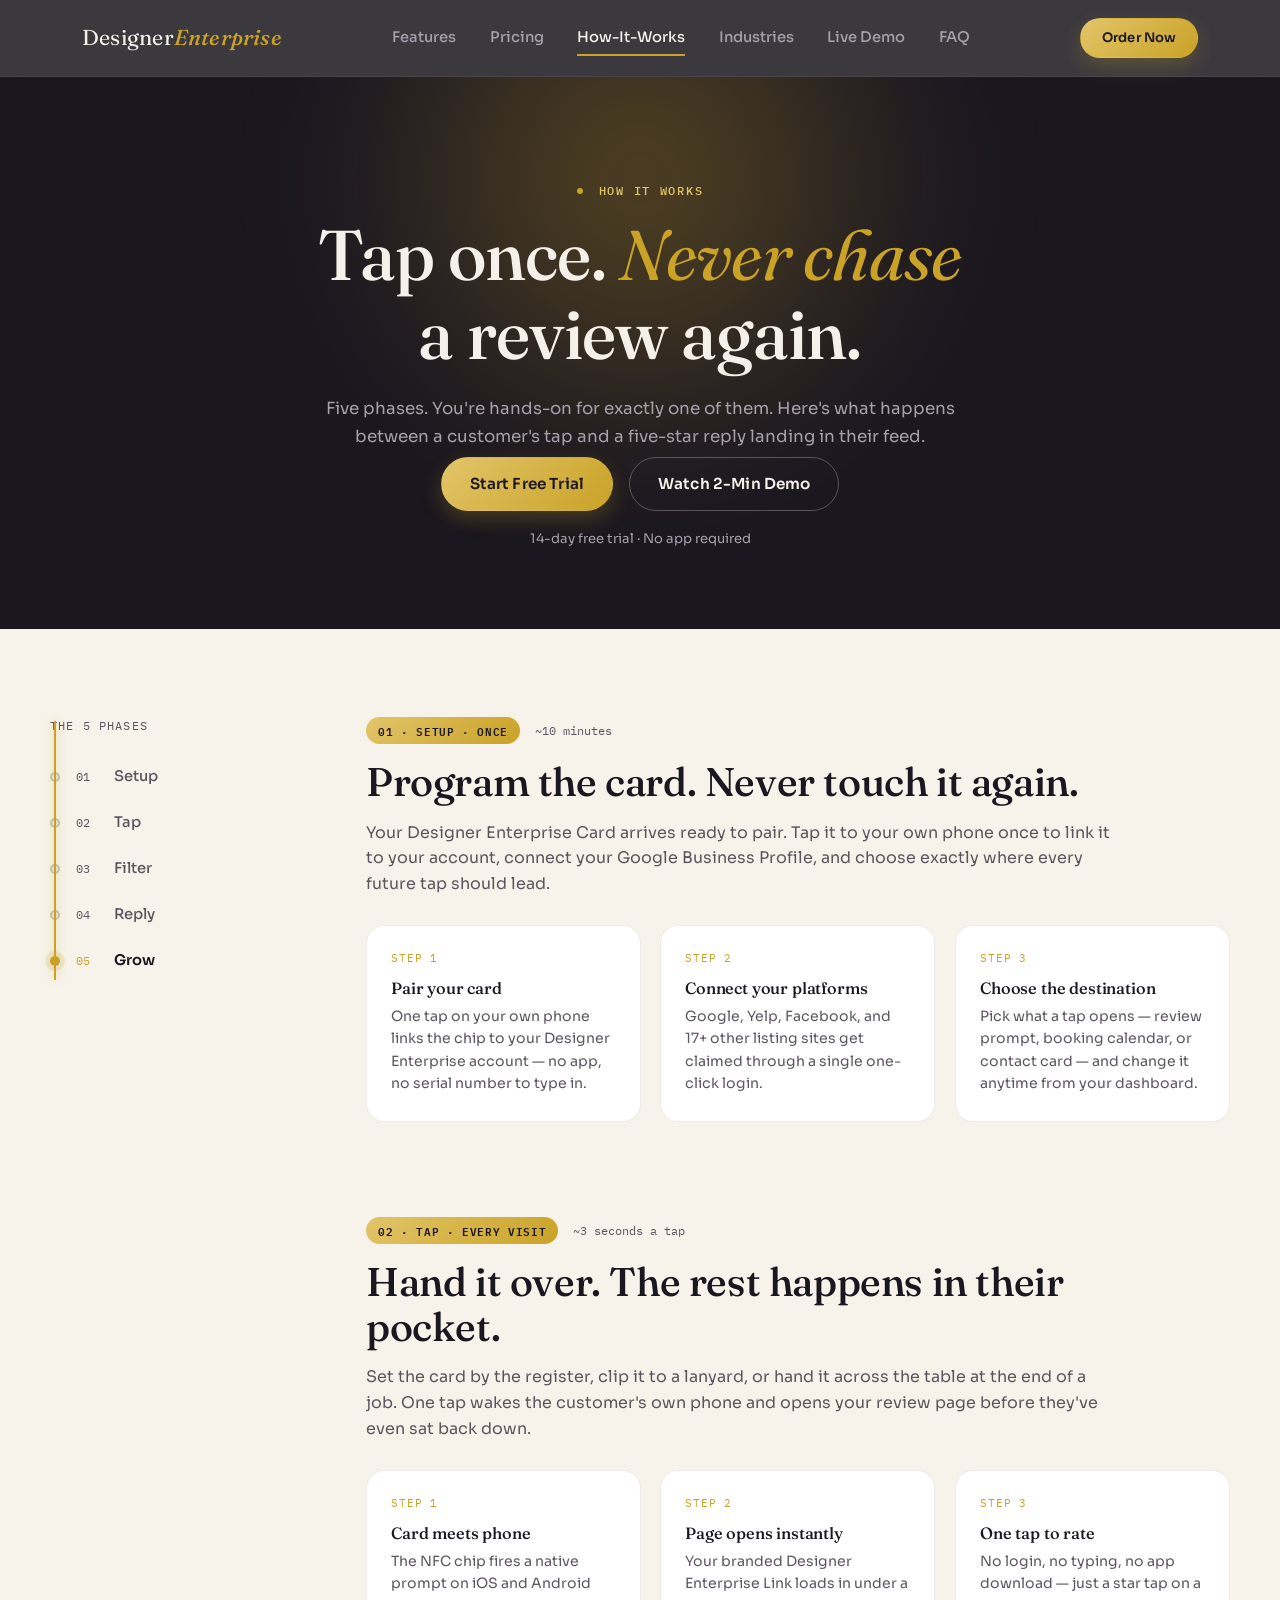
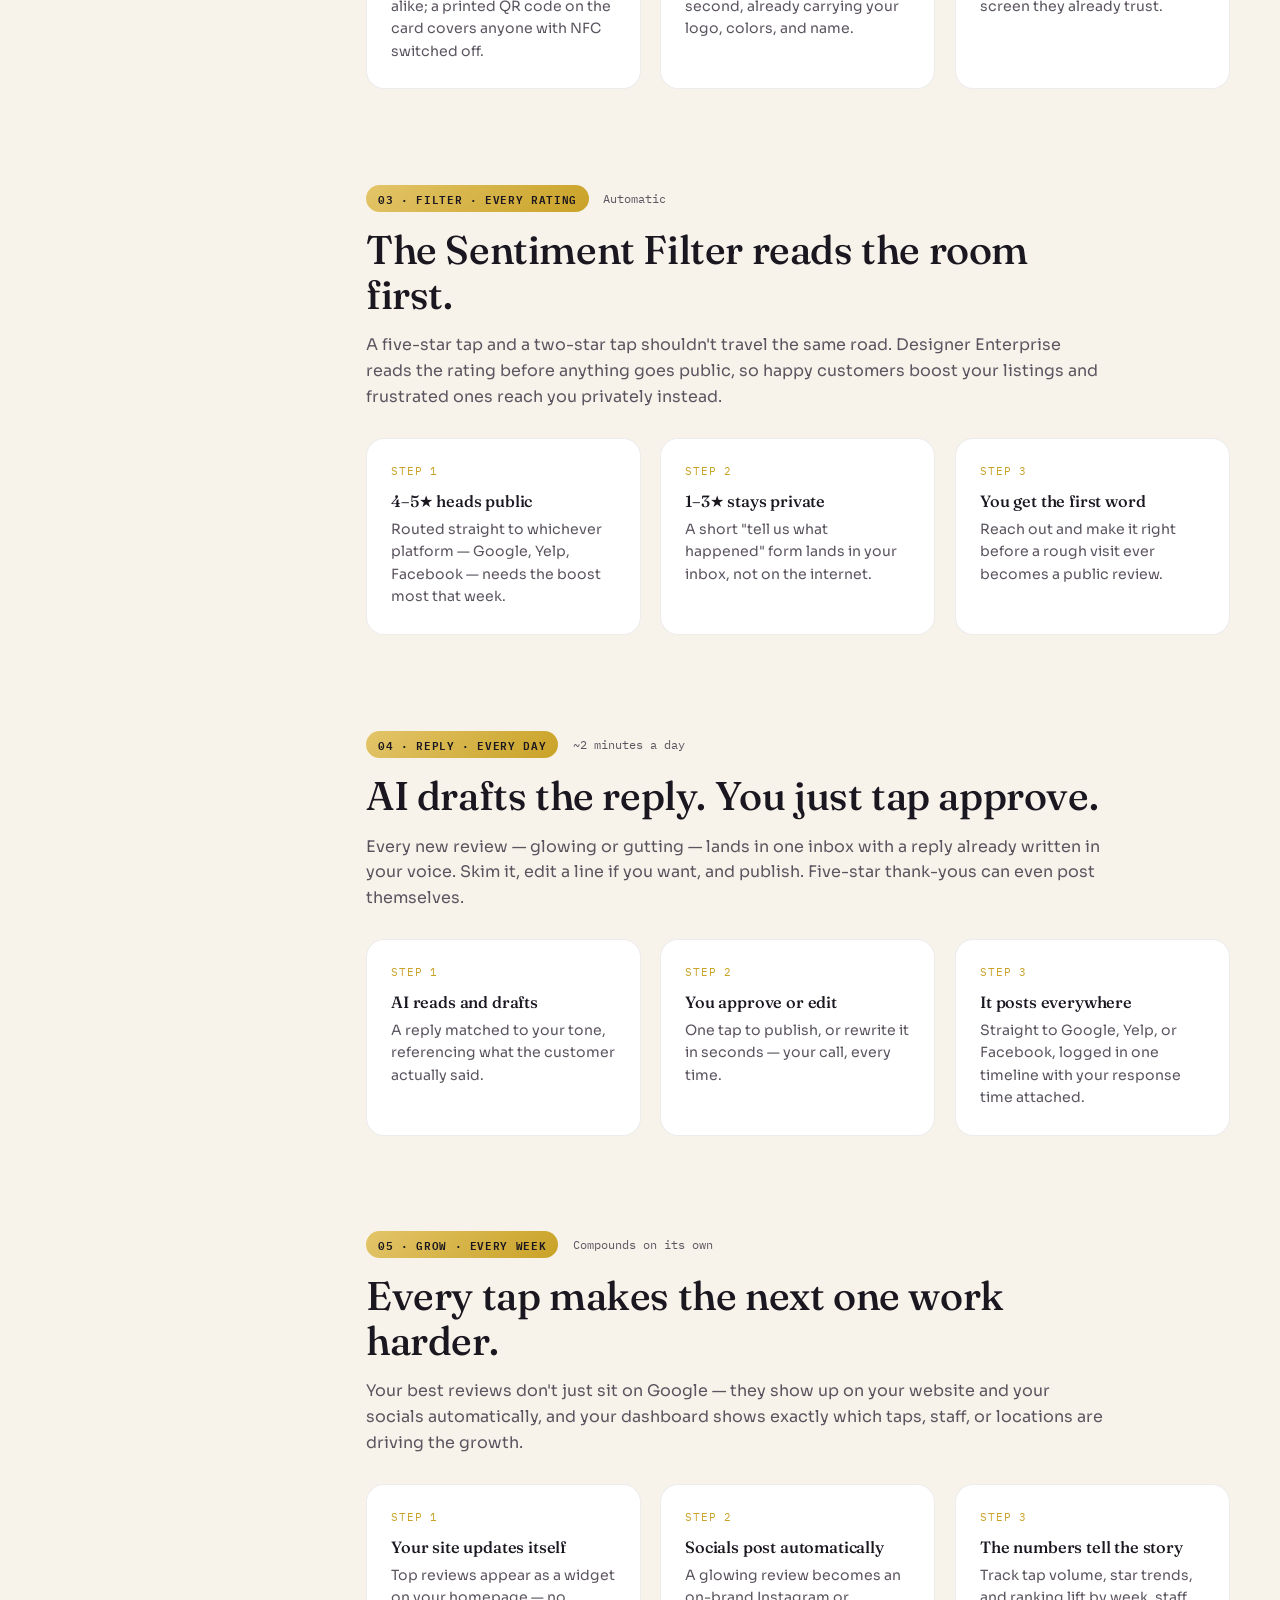
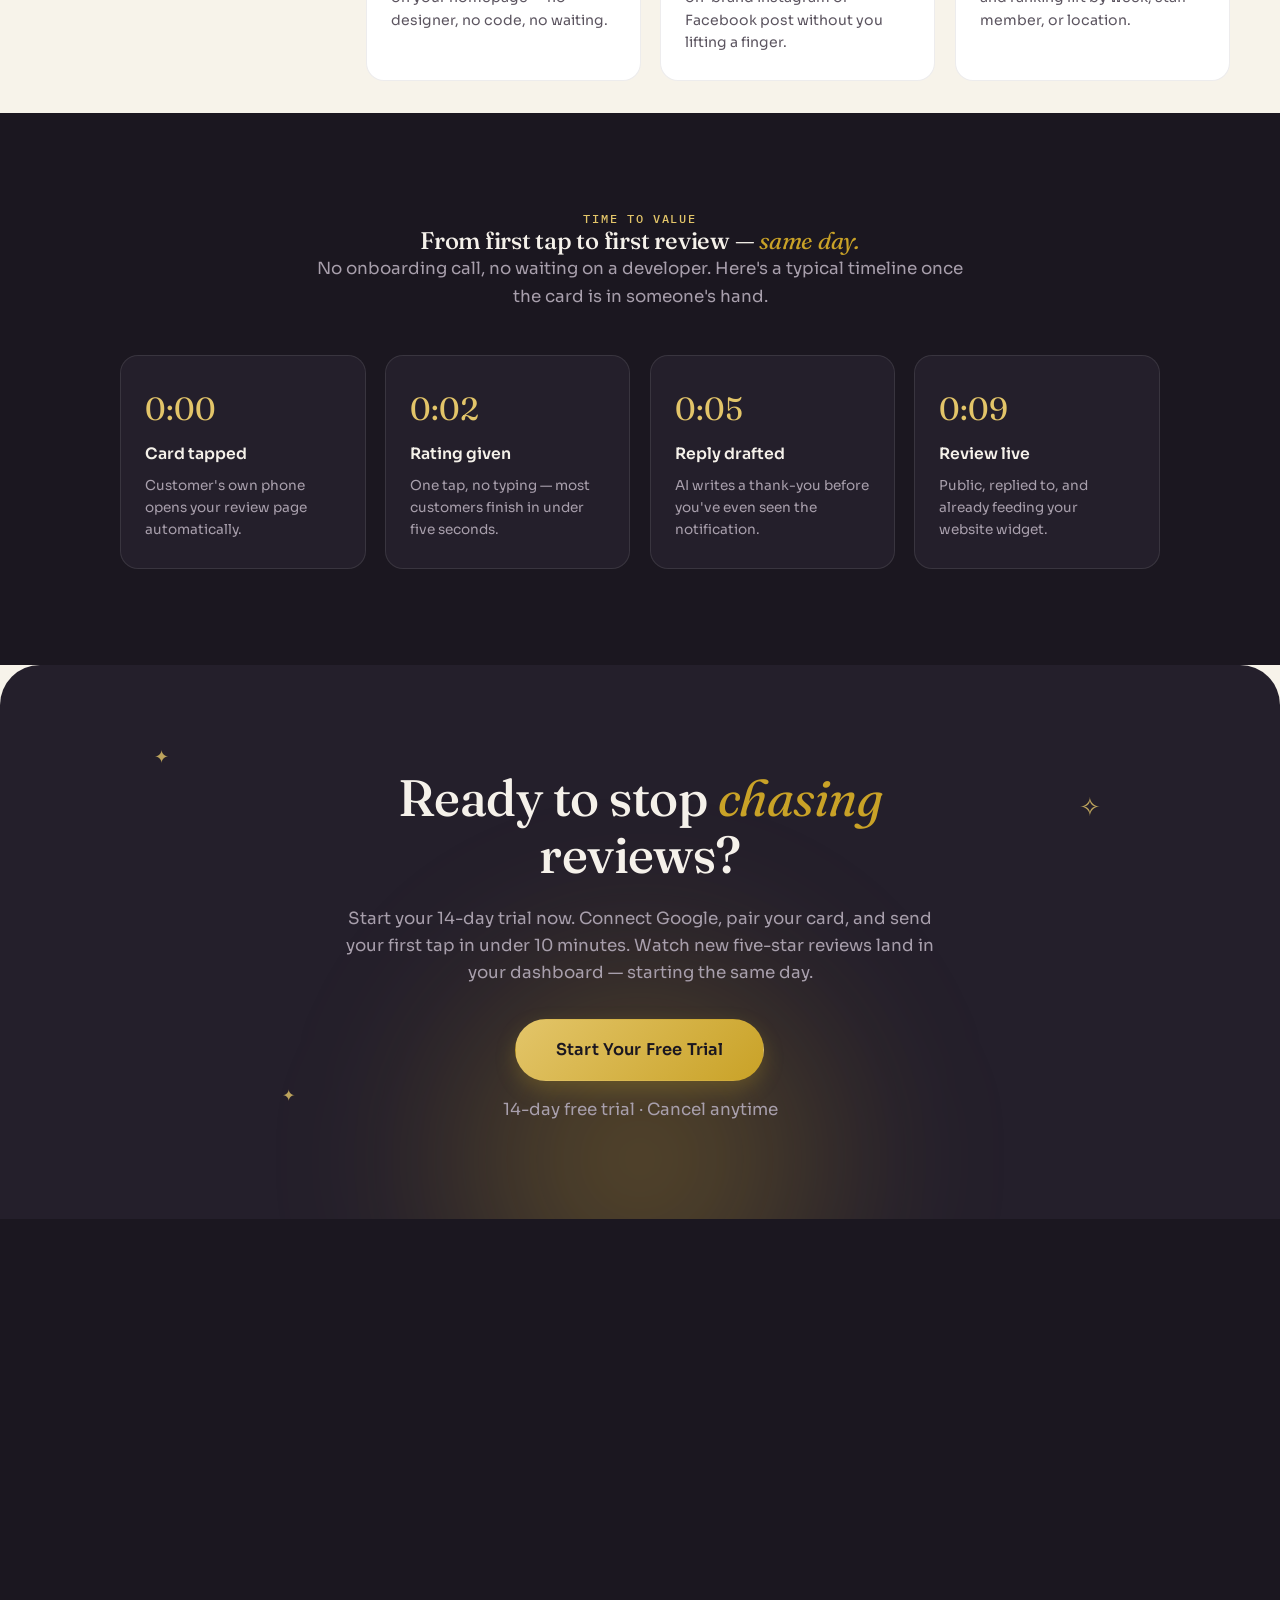
<file: how-it-works.html>
<!DOCTYPE html>
<html lang="en">
<head>
<meta charset="UTF-8">
<meta name="viewport" content="width=device-width, initial-scale=1.0">
<title>How It Works — Designer Enterprise</title>
<meta name="description" content="Tap the card, the review request sends itself. See exactly how Designer Enterprise turns one NFC tap into a five-star reply — from setup to the Sentiment Filter to your AI Reply Assistant.">

<link rel="preconnect" href="https://fonts.googleapis.com">
<link rel="preconnect" href="https://fonts.gstatic.com" crossorigin>
<link href="https://fonts.googleapis.com/css2?family=Fraunces:ital,opsz,wght@0,9..144,300;0,9..144,500;0,9..144,600;1,9..144,400;1,9..144,500&family=Sora:wght@300;400;500;600;700&family=IBM+Plex+Mono:wght@400;500&display=swap" rel="stylesheet">
</head>
<style>
/* ============================================================
   Designer Enterprise — How It Works (fully self-contained stylesheet)

   This single <style> block replaces the old two-file split
   (css/style.css + page CSS). It has two parts:

     1. BASE  — design tokens, reset, and the shared components
                that every Designer Enterprise page reuses: header/nav, buttons,
                eyebrow, section-lead, glow-halo, feature-card,
                review-tag, final-cta, footer, reveal-on-scroll.
     2. PAGE  — the How-It-Works-specific layout: hero, phase rail,
                phase articles, and the time-to-value strip.

   No external stylesheet is required. Only the Google Fonts
   <link> above stays external, same as before.

   PERF PASS: comments marked "PERF:" flag the targeted changes
   made to fix scroll stutter — see accompanying report for the
   full write-up of what changed and why.
   ============================================================ */

/* ---------- 1. BASE: tokens ---------- */
:root {
  /* color */
  --ink: #1b1720;
  --ink-2: #241f2b;
  --paper: #f7f3ea;
  --paper-2: #efe7d6;
  --gold: #c9a227;
  --gold-soft: #e3c569;
  --glow: rgba(201, 162, 39, 0.35);
  --text-on-ink: #f5f1ea;
  --muted-on-ink: #a89fac;
  --text-on-paper: #1b1720;
  --muted-on-paper: #5c5560;
  --border-ink: 1px solid rgba(245, 241, 234, 0.1);

  /* type */
  --font-display: 'Fraunces', Georgia, serif;
  --font-body: 'Sora', -apple-system, BlinkMacSystemFont, sans-serif;
  --font-mono: 'IBM Plex Mono', 'SFMono-Regular', Menlo, monospace;

  /* layout */
  --max-width: 1180px;
  --radius-s: 10px;
  --radius-m: 18px;
  --radius-l: 40px;
  --ease: cubic-bezier(0.16, 1, 0.3, 1);
}

/* ---------- 1. BASE: reset ---------- */
*, *::before, *::after { box-sizing: border-box; }
html { scroll-behavior: smooth; }
body {
  margin: 0;
  background: var(--paper);
  color: var(--text-on-paper);
  font-family: var(--font-body);
  line-height: 1.6;
  -webkit-font-smoothing: antialiased;
  -moz-osx-font-smoothing: grayscale;
}
img { max-width: 100%; display: block; }
a { color: inherit; }
p { margin: 0; }
ol, ul { margin: 0; padding: 0; list-style: none; }
button { font: inherit; }

h1, h2, h3 {
  font-family: var(--font-display);
  font-weight: 500;
  line-height: 1.12;
  letter-spacing: -0.01em;
  margin: 0;
}
h1 em, h2 em, h3 em {
  font-style: italic;
  font-weight: 400;
  color: var(--gold);
}

.center { text-align: center; }

::selection { background: var(--gold); color: var(--ink); }
:focus-visible { outline: 2px solid var(--gold); outline-offset: 3px; }

@media (prefers-reduced-motion: reduce) {
  *, *::before, *::after {
    animation-duration: 0.001ms !important;
    animation-iteration-count: 1 !important;
    transition-duration: 0.001ms !important;
    scroll-behavior: auto !important;
  }
}

/* ---------- 1. BASE: skip link ---------- */
.skip-link {
  position: absolute;
  left: 1rem;
  top: -60px;
  background: var(--gold);
  color: var(--ink);
  padding: 0.7rem 1.2rem;
  border-radius: var(--radius-s);
  font-weight: 600;
  font-size: 0.85rem;
  text-decoration: none;
  z-index: 300;
  transition: top 0.25s var(--ease);
}
.skip-link:focus { top: 1rem; }

/* ---------- 1. BASE: header / nav ---------- */
.site-header {
  position: sticky;
  top: 0;
  z-index: 100;
  background: rgba(27, 23, 32, 0.85);
  backdrop-filter: blur(14px);
  -webkit-backdrop-filter: blur(14px);
  border-bottom: 1px solid rgba(245, 241, 234, 0.07);
}
.header-inner {
  max-width: var(--max-width);
  margin: 0 auto;
  padding: 1.1rem 2rem;
  display: flex;
  align-items: center;
  justify-content: space-between;
  gap: 2rem;
}
.logo { display: inline-flex; align-items: center; text-decoration: none; }
.logo-word {
  font-family: var(--font-display);
  font-size: 1.35rem;
  color: var(--text-on-ink);
  letter-spacing: 0.01em;
}
.logo-word em { font-style: italic; font-weight: 500; color: var(--gold); }
.logo-mark {
  width: 24px;
  height: 24px;
  border-radius: 50%;
  margin-right: 0.6rem;
  background: radial-gradient(circle, var(--gold-soft), var(--gold));
  box-shadow: 0 0 0 4px rgba(201, 162, 39, 0.16);
  display: inline-block;
}
.nav { display: flex; align-items: center; gap: 2.1rem; }
.nav a {
  font-size: 0.92rem;
  font-weight: 500;
  color: var(--muted-on-ink);
  text-decoration: none;
  transition: color 0.25s var(--ease);
}
.nav a:hover { color: var(--text-on-ink); }
.header-actions { display: flex; align-items: center; gap: 1.1rem; }

.nav-toggle {
  display: none;
  flex-direction: column;
  justify-content: center;
  gap: 5px;
  width: 34px;
  height: 34px;
  background: transparent;
  border: none;
  cursor: pointer;
  padding: 0;
}
.nav-toggle span {
  display: block;
  width: 100%;
  height: 2px;
  background: var(--text-on-ink);
  transition: transform 0.3s var(--ease), opacity 0.3s var(--ease);
}
.nav-toggle[aria-expanded="true"] span:nth-child(1) { transform: translateY(7px) rotate(45deg); }
.nav-toggle[aria-expanded="true"] span:nth-child(2) { opacity: 0; }
.nav-toggle[aria-expanded="true"] span:nth-child(3) { transform: translateY(-7px) rotate(-45deg); }

/* ---------- 1. BASE: buttons ---------- */
.btn {
  display: inline-flex;
  align-items: center;
  justify-content: center;
  gap: 0.5rem;
  padding: 0.85rem 1.75rem;
  border-radius: 999px;
  border: 1px solid transparent;
  font-weight: 600;
  font-size: 0.95rem;
  letter-spacing: 0.01em;
  text-decoration: none;
  cursor: pointer;
  white-space: nowrap;
  transition: transform 0.35s var(--ease), box-shadow 0.35s var(--ease),
              background 0.35s var(--ease), border-color 0.35s var(--ease);
}
.btn-primary {
  background: linear-gradient(135deg, var(--gold-soft), var(--gold));
  color: var(--ink);
  box-shadow: 0 8px 20px rgba(201, 162, 39, 0.25);
}
.btn-primary:hover { transform: translateY(-2px); box-shadow: 0 12px 28px rgba(201, 162, 39, 0.35); }
.btn-outline {
  background: transparent;
  border-color: rgba(245, 241, 234, 0.28);
  color: var(--text-on-ink);
}
.btn-outline:hover { background: rgba(245, 241, 234, 0.08); border-color: rgba(245, 241, 234, 0.5); }
.btn-small { padding: 0.55rem 1.3rem; font-size: 0.82rem; }
.btn-lg { padding: 1.05rem 2.5rem; font-size: 1.02rem; }

/* ---------- 1. BASE: eyebrow / section-lead ---------- */
.eyebrow {
  display: flex;
  align-items: center;
  gap: 0.5rem;
  font-family: var(--font-mono);
  font-size: 0.76rem;
  font-weight: 500;
  letter-spacing: 0.14em;
  text-transform: uppercase;
  color: var(--gold-soft);
}
.eyebrow.center { justify-content: center; }

.section-lead {
  font-size: 1.05rem;
  line-height: 1.65;
  color: var(--muted-on-paper);
  max-width: 56ch;
}
.section-lead.center { margin-left: auto; margin-right: auto; }

/* ---------- 1. BASE: glow halo ---------- */
/* PERF: blur radius trimmed from 90px to 64px (see mobile query
   further down for an additional trim on small screens). A large
   filter: blur() is one of the more expensive things a GPU can be
   asked to rasterize; the radial-gradient already does most of the
   softening work, so the filter no longer needs to do as much. */
.glow-halo {
  position: absolute;
  border-radius: 50%;
  background: radial-gradient(circle, var(--glow), transparent 70%);
  filter: blur(64px);
  pointer-events: none;
  z-index: 0;
}
.glow-halo--cta {
  width: 560px;
  height: 560px;
  bottom: -220px;
  left: 50%;
  transform: translate3d(-50%, 0, 0);
}

/* ---------- 1. BASE: feature-card / review-tag ---------- */
/* PERF: box-shadow used to be listed directly in the transition,
   which meant every hover forced the browser to repaint a growing
   shadow region on every frame of the 0.35s animation. It's now a
   pre-painted ::after layer that only fades its opacity in/out —
   opacity is compositor-only, so the hover-lift is effectively
   free no matter how many cards are on screen. contain: layout
   paint scopes each card's own repaints so they don't get folded
   into a larger invalidation of the section around them. */
.feature-card {
  position: relative;
  background: #fff;
  border: 1px solid rgba(27, 23, 32, 0.08);
  border-radius: var(--radius-m);
  contain: layout paint;
  transition: transform 0.35s var(--ease), border-color 0.35s var(--ease);
}
.feature-card::after {
  content: "";
  position: absolute;
  inset: 0;
  border-radius: inherit;
  box-shadow: 0 16px 32px rgba(27, 23, 32, 0.08);
  opacity: 0;
  transition: opacity 0.35s var(--ease);
  pointer-events: none;
}
.feature-card:hover {
  transform: translateY(-5px);
  border-color: rgba(201, 162, 39, 0.35);
  will-change: transform;
}
.feature-card:hover::after {
  opacity: 1;
}

.review-tag {
  display: inline-flex;
  align-items: center;
  gap: 0.4rem;
  font-family: var(--font-mono);
  font-size: 0.72rem;
  letter-spacing: 0.06em;
  text-transform: uppercase;
  background: rgba(201, 162, 39, 0.12);
  color: var(--gold);
  border: 1px solid rgba(201, 162, 39, 0.3);
  padding: 0.3rem 0.7rem;
  border-radius: 999px;
}

/* ---------- 1. BASE: final CTA + sparkles ---------- */
.final-cta {
  position: relative;
  overflow: hidden;
  background: var(--ink-2);
  color: var(--text-on-ink);
  border-radius: var(--radius-l) var(--radius-l) 0 0;
  padding: 6.5rem 2rem 6rem;
  display: flex;
  flex-direction: column;
  align-items: center;
  text-align: center;
  gap: 1.4rem;
}
.final-cta h2 { font-size: clamp(2.2rem, 4.5vw, 3.2rem); max-width: 20ch; position: relative; z-index: 1; }
.final-cta > p { color: var(--muted-on-ink); max-width: 52ch; font-size: 1.05rem; position: relative; z-index: 1; }
.final-cta .btn-lg { margin-top: 0.6rem; position: relative; z-index: 1; }
.final-cta .hero-note { margin-top: -0.4rem; position: relative; z-index: 1; }

/* PERF: sparkles and the hero eyebrow-dot used to animate forever,
   even scrolled far off-screen. They now default to paused and
   only run while their container is actually in the viewport (see
   the [data-motion] observer in the JS). prefers-reduced-motion
   still wins either way via the global rule above. */
.sparkle {
  position: absolute;
  color: var(--gold-soft);
  opacity: 0.8;
  pointer-events: none;
  animation: sparkle-float 4s ease-in-out infinite;
  animation-play-state: paused;
}
[data-motion].in-motion .sparkle {
  animation-play-state: running;
}
.sparkle--1 { top: 14%; left: 12%; font-size: 1.1rem; animation-delay: 0s; }
.sparkle--2 { top: 22%; right: 14%; font-size: 1.6rem; animation-delay: 1.2s; }
.sparkle--3 { bottom: 20%; left: 22%; font-size: 1rem; animation-delay: 2.1s; }
@keyframes sparkle-float {
  0%, 100% { transform: translateY(0) scale(1); opacity: 0.45; }
  50% { transform: translateY(-10px) scale(1.15); opacity: 1; }
}

/* ---------- 1. BASE: reveal-on-scroll ---------- */
.reveal {
  opacity: 0;
  transform: translateY(28px);
  transition: opacity 0.7s var(--ease), transform 0.7s var(--ease);
}
.reveal.in-view { opacity: 1; transform: translateY(0); }

/* ---------- 1. BASE: footer ---------- */
/* PERF: content-visibility: auto lets the browser skip layout and
   paint work for the footer until it's about to scroll into view.
   contain-intrinsic-size gives it a placeholder height up front and
   then remembers the real rendered height ("auto") after first
   render, so there's no layout jump. Safe here because nothing in
   the JS measures or observes the footer. */
.site-footer {
  background: var(--ink);
  color: var(--muted-on-ink);
  padding: 5rem 2rem 2.4rem;
  content-visibility: auto;
  contain-intrinsic-size: auto 700px;
}
.footer-top {
  max-width: var(--max-width);
  margin: 0 auto;
  display: grid;
  grid-template-columns: 1.4fr 1fr 1fr 1fr;
  gap: 3rem;
  padding-bottom: 3rem;
  border-bottom: 1px solid rgba(245, 241, 234, 0.08);
}
.footer-brand .logo { margin-bottom: 1rem; }
.footer-brand p { font-size: 0.9rem; color: var(--muted-on-ink); max-width: 32ch; }
.footer-heading {
  font-family: var(--font-mono);
  font-size: 0.72rem;
  text-transform: uppercase;
  letter-spacing: 0.1em;
  color: var(--text-on-ink);
  margin-bottom: 1rem;
  display: block;
}
.footer-col { display: flex; flex-direction: column; gap: 0.65rem; }
.footer-col a { color: var(--muted-on-ink); text-decoration: none; font-size: 0.9rem; transition: color 0.25s var(--ease); }
.footer-col a:hover { color: var(--gold-soft); }
.footer-industries {
  max-width: var(--max-width);
  margin: 2.4rem auto 0;
  display: flex;
  flex-wrap: wrap;
  gap: 0.6rem 0;
  font-family: var(--font-mono);
  font-size: 0.72rem;
  color: rgba(245, 241, 234, 0.4);
}
.footer-industries span::after { content: "·"; margin: 0 0.8rem; color: rgba(245, 241, 234, 0.2); }
.footer-industries span:last-child::after { content: none; }
.footer-bottom {
  max-width: var(--max-width);
  margin: 2.4rem auto 0;
  padding-top: 1.6rem;
  border-top: 1px solid rgba(245, 241, 234, 0.08);
  text-align: center;
  font-size: 0.8rem;
  color: rgba(245, 241, 234, 0.4);
}

/* ---------- 1. BASE: responsive header / footer ---------- */
@media (max-width: 900px) {
  .nav-toggle { display: flex; }
  .nav {
    position: absolute;
    top: 100%;
    left: 0;
    right: 0;
    flex-direction: column;
    align-items: flex-start;
    gap: 0;
    max-height: 0;
    overflow: hidden;
    background: rgba(27, 23, 32, 0.98);
    border-bottom: 1px solid rgba(245, 241, 234, 0.07);
    transition: max-height 0.35s var(--ease), padding 0.35s var(--ease);
  }
  .nav.open { max-height: 400px; padding: 0.6rem 2rem 1.4rem; }
  .nav a { width: 100%; padding: 0.7rem 0; border-bottom: 1px solid rgba(245, 241, 234, 0.05); }
  .footer-top { grid-template-columns: 1fr 1fr; gap: 2.4rem; }
}
@media (max-width: 560px) {
  .header-inner { padding: 1rem 1.2rem; }
  .footer-top { grid-template-columns: 1fr; }
  .footer-industries { font-size: 0.68rem; }
}

/* ============================================================
   2. PAGE: How-It-Works specific styles
   ============================================================ */

/* ---------- Hero ---------- */
.hiw-hero {
  position: relative;
  max-width: 100%;
  background: var(--ink);
  color: var(--text-on-ink);
  overflow: hidden;
  padding: 6.5rem 2rem 5rem;
  text-align: center;
}

.glow-halo--hiw {
  width: 640px;
  height: 640px;
  top: -220px;
  left: 50%;
  transform: translate3d(-50%, 0, 0);
}

.hiw-hero-inner {
  position: relative;
  max-width: 760px;
  margin: 0 auto;
}

.hiw-hero-inner h1 {
  font-size: clamp(2.6rem, 6vw, 4.4rem);
  margin: 1rem 0 1.3rem;
}

.hiw-hero-inner .section-lead {
  color: var(--muted-on-ink);
}

.hiw-hero .hero-actions { justify-content: center; margin-top: 0.4rem; }
.hiw-hero .hero-note { margin-top: 1.1rem; }

.hero-actions { display: flex; align-items: center; gap: 1rem; flex-wrap: wrap; }
.hero-note { font-size: 0.82rem; color: var(--muted-on-ink); }

.eyebrow-dot {
  display: inline-block;
  width: 6px;
  height: 6px;
  border-radius: 50%;
  background: var(--gold);
  margin-right: 8px;
  animation: blink 1.6s ease-in-out infinite;
  animation-play-state: paused;
  vertical-align: middle;
}
[data-motion].in-motion .eyebrow-dot {
  animation-play-state: running;
}
@keyframes blink {
  0%, 100% { opacity: 1; }
  50% { opacity: 0.3; }
}

/* ---------- Phase rail ---------- */
.phase-rail {
  max-width: 100%;
  padding: 5.5rem 2rem 2rem;
}

.phase-rail-inner {
  max-width: var(--max-width);
  margin: 0 auto;
  display: grid;
  grid-template-columns: 260px 1fr;
  gap: 3.5rem;
  align-items: start;
}

.phase-nav {
  position: sticky;
  top: 110px;
}

.phase-nav-label {
  font-family: var(--font-mono);
  font-size: 0.72rem;
  letter-spacing: 0.1em;
  text-transform: uppercase;
  color: var(--muted-on-paper);
  margin-bottom: 1.2rem;
}

.phase-list { position: relative; padding-left: 1.6rem; }

.phase-track {
  position: absolute;
  left: 4px;
  top: 4px;
  bottom: 4px;
  width: 2px;
  background: rgba(27, 23, 32, 0.1);
}
/* PERF: this is the main fix for the reported scroll stutter.
   The fill used to animate the `height` property, which is a
   layout-triggering property — and setActive() (below) runs on
   essentially every scroll pass through the phase rail, so it was
   forcing a synchronous layout recalculation repeatedly *while the
   user was scrolling*. It now animates transform: scaleY() from a
   fixed-height element instead, which is compositor-only (no
   layout, no paint of the surrounding box). will-change is applied
   here permanently because this element genuinely re-animates on
   nearly every scroll pass — a legitimate, ongoing use. */
.phase-track-fill {
  position: absolute;
  left: 0;
  top: 0;
  width: 100%;
  height: 100%;
  transform: scaleY(0.06);
  transform-origin: top;
  background: var(--gold);
  box-shadow: 0 0 10px rgba(201, 162, 39, 0.6);
  transition: transform 0.5s var(--ease);
  will-change: transform;
}

.phase-list-item {
  position: relative;
  display: flex;
  align-items: baseline;
  gap: 0.9rem;
  padding: 0.7rem 0;
  cursor: pointer;
}

.phase-dot {
  position: absolute;
  left: -1.6rem;
  top: 50%;
  transform: translateY(-50%);
  width: 10px;
  height: 10px;
  border-radius: 50%;
  background: var(--paper-2);
  border: 2px solid rgba(27, 23, 32, 0.18);
  transition: border-color 0.3s var(--ease), background 0.3s var(--ease), box-shadow 0.3s var(--ease);
}

.phase-list-num {
  font-family: var(--font-mono);
  font-size: 0.72rem;
  color: var(--muted-on-paper);
  margin-right: 0.6rem;
  transition: color 0.3s var(--ease);
}

.phase-list-name {
  font-size: 0.92rem;
  color: var(--muted-on-paper);
  font-weight: 500;
  transition: color 0.3s var(--ease);
}

.phase-list-item.is-active .phase-dot {
  background: var(--gold);
  border-color: var(--gold);
  box-shadow: 0 0 0 5px rgba(201, 162, 39, 0.18);
}
.phase-list-item.is-active .phase-list-num { color: var(--gold); }
.phase-list-item.is-active .phase-list-name { color: var(--text-on-paper); font-weight: 600; }

/* ---------- Phase articles ---------- */
.phase-articles { display: flex; flex-direction: column; gap: 6rem; }

.phase-article-head { margin-bottom: 1.8rem; max-width: 62ch; }

.phase-meta {
  display: flex;
  align-items: center;
  gap: 0.9rem;
  margin-bottom: 1rem;
  flex-wrap: wrap;
}

.phase-badge {
  font-family: var(--font-mono);
  font-size: 0.68rem;
  font-weight: 600;
  letter-spacing: 0.06em;
  text-transform: uppercase;
  background: linear-gradient(135deg, var(--gold-soft), var(--gold));
  color: var(--ink);
  padding: 5px 12px;
  border-radius: 999px;
}

.phase-duration {
  font-family: var(--font-mono);
  font-size: 0.78rem;
  color: var(--muted-on-paper);
}

.phase-article-head h2 {
  font-size: clamp(1.8rem, 3.4vw, 2.5rem);
  margin-bottom: 0.9rem;
}

.phase-article-head p { color: var(--muted-on-paper); font-size: 1rem; }

.phase-steps {
  display: grid;
  grid-template-columns: repeat(3, 1fr);
  gap: 1.2rem;
}

/* .phase-step rides on the shared .feature-card recipe above
   for hover-lift / border / radius consistency. Only the label +
   tighter padding are added here. */
.phase-step { padding: 1.5rem 1.5rem 1.6rem; }

.phase-step-num {
  display: block;
  font-family: var(--font-mono);
  font-size: 0.68rem;
  letter-spacing: 0.08em;
  text-transform: uppercase;
  color: var(--gold);
  margin-bottom: 0.7rem;
}

.phase-step h3 { font-size: 1.02rem; margin-bottom: 0.5rem; }
.phase-step p { color: var(--muted-on-paper); font-size: 0.88rem; }

/* ---------- Time to value ---------- */
.ttv {
  max-width: 100%;
  background: var(--ink);
  color: var(--text-on-ink);
  padding: 6rem 2rem;
}

.ttv-inner { max-width: 1040px; margin: 0 auto; }
.ttv-inner .section-lead.center { color: var(--muted-on-ink); }

.ttv-grid {
  display: grid;
  grid-template-columns: repeat(4, 1fr);
  gap: 1.2rem;
  margin-top: 2.8rem;
}

.ttv-tile {
  background: var(--ink-2);
  border: var(--border-ink);
  border-radius: var(--radius-m);
  padding: 1.7rem 1.5rem;
}

.ttv-time {
  display: block;
  font-family: var(--font-display);
  font-size: 2rem;
  color: var(--gold-soft);
  margin-bottom: 0.5rem;
}

.ttv-title {
  display: block;
  font-weight: 600;
  font-size: 0.98rem;
  margin-bottom: 0.5rem;
}

.ttv-tile p { color: var(--muted-on-ink); font-size: 0.85rem; }

/* ---------- Active nav link ---------- */
.nav a.nav-active {
  color: var(--text-on-ink);
  position: relative;
}
.nav a.nav-active::after {
  content: "";
  position: absolute;
  left: 0; right: 0; bottom: -6px;
  height: 2px;
  background: var(--gold);
}

/* ---------- Responsive ---------- */
@media (max-width: 980px) {
  .phase-steps { grid-template-columns: repeat(2, 1fr); }
  .ttv-grid { grid-template-columns: repeat(2, 1fr); }
}

@media (max-width: 900px) {
  .phase-rail-inner { grid-template-columns: 1fr; }
  .phase-nav {
    position: static;
    display: flex;
    align-items: center;
    gap: 1.4rem;
    overflow-x: auto;
    padding-bottom: 0.6rem;
    margin-bottom: 1rem;
  }
  .phase-nav-label { display: none; }
  .phase-track { display: none; }
  .phase-list {
    display: flex;
    gap: 1.6rem;
    padding-left: 0;
    flex: 1;
  }
  .phase-list-item { padding: 0; flex-shrink: 0; }
  .phase-dot { position: static; transform: none; margin-right: 0.5rem; }
  .phase-articles { gap: 4.5rem; }
}

@media (max-width: 760px) {
  .hiw-hero { padding: 5rem 1.4rem 3.5rem; }
  .phase-rail { padding: 3.5rem 1.4rem 1rem; }
  .phase-steps { grid-template-columns: 1fr; }
  .ttv { padding: 4rem 1.4rem; }
  .ttv-grid { grid-template-columns: 1fr 1fr; gap: 1rem; }
  .ttv-time { font-size: 1.6rem; }
  .final-cta { border-radius: 24px 24px 0 0; padding: 5rem 1.4rem 4.5rem; }
}

/* PERF: lower-end phones pay proportionally more for backdrop-filter
   and large filter: blur() — both are GPU rasterization work, and
   mobile GPUs have far less headroom than desktop. Trimming the
   radii here keeps the same visual language (frosted header, soft
   glow) at a fraction of the cost on the devices that need it most. */
@media (max-width: 600px) {
  .glow-halo { filter: blur(48px); }
  .site-header {
    backdrop-filter: blur(8px);
    -webkit-backdrop-filter: blur(8px);
  }
}

@media (max-width: 480px) {
  .ttv-grid { grid-template-columns: 1fr; }
}
</style>
<body>
<a class="skip-link" href="#main">Skip to content</a>

<header class="site-header" id="top">
  <div class="header-inner">
    <a href="index.html" class="logo" aria-label="Designer Enterprise home">
      <span class="logo-word">Designer<em>Enterprise</em></span>
    </a>

    <nav class="nav" id="primaryNav">
      <a href="features.html">Features</a>
      <a href="pricing.html">Pricing</a>
      <a href="how-it-works.html" class="nav-active" aria-current="page">How-It-Works</a>
      <a href="industries.html">Industries</a>
      <a href="demo.html">Live Demo</a>
      <a href="faq.html">FAQ</a>
    </nav>

    <div class="header-actions">
      <a class="btn btn-primary btn-small" href="index.html#pricing">Order Now</a>
      <button class="nav-toggle" id="navToggle" aria-label="Toggle menu" aria-expanded="false" aria-controls="primaryNav">
        <span></span><span></span><span></span>
      </button>
    </div>
  </div>
</header>

<main id="main">

  <!-- HERO -->
  <section class="hiw-hero">
    <div class="glow-halo glow-halo--hiw" aria-hidden="true"></div>
    <div class="hiw-hero-inner" data-motion>
      <p class="eyebrow center reveal"><span class="eyebrow-dot" aria-hidden="true"></span>How It Works</p>
      <h1 class="center reveal">Tap once. <em>Never chase</em><br>a review again.</h1>
      <p class="section-lead center reveal">Five phases. You're hands-on for exactly one of them. Here's what happens between a customer's tap and a five-star reply landing in their feed.</p>
      <div class="hero-actions center reveal">
        <a class="btn btn-primary" href="index.html#pricing">Start Free Trial</a>
        <a class="btn btn-outline" href="demo.html">Watch 2-Min Demo</a>
      </div>
      <p class="hero-note center reveal">14-day free trial · No app required</p>
    </div>
  </section>

  <!-- PHASE RAIL -->
  <section class="phase-rail" aria-label="The five phases of Designer Enterprise">
    <div class="phase-rail-inner">

      <aside class="phase-nav">
        <p class="phase-nav-label">The 5 phases</p>
        <ol class="phase-list" id="phaseList">
          <li class="phase-list-item is-active" data-phase="1">
            <span class="phase-dot"></span>
            <span class="phase-list-num">01</span>
            <span class="phase-list-name">Setup</span>
          </li>
          <li class="phase-list-item" data-phase="2">
            <span class="phase-dot"></span>
            <span class="phase-list-num">02</span>
            <span class="phase-list-name">Tap</span>
          </li>
          <li class="phase-list-item" data-phase="3">
            <span class="phase-dot"></span>
            <span class="phase-list-num">03</span>
            <span class="phase-list-name">Filter</span>
          </li>
          <li class="phase-list-item" data-phase="4">
            <span class="phase-dot"></span>
            <span class="phase-list-num">04</span>
            <span class="phase-list-name">Reply</span>
          </li>
          <li class="phase-list-item" data-phase="5">
            <span class="phase-dot"></span>
            <span class="phase-list-num">05</span>
            <span class="phase-list-name">Grow</span>
          </li>
        </ol>
        <div class="phase-track" aria-hidden="true">
          <div class="phase-track-fill" id="phaseTrackFill"></div>
        </div>
      </aside>

      <div class="phase-articles" id="phaseArticles">

        <!-- PHASE 1 -->
        <article class="phase-article reveal" data-phase="1">
          <header class="phase-article-head">
            <div class="phase-meta">
              <span class="phase-badge">01 · Setup · Once</span>
              <span class="phase-duration">~10 minutes</span>
            </div>
            <h2>Program the card. Never touch it again.</h2>
            <p>Your Designer Enterprise Card arrives ready to pair. Tap it to your own phone once to link it to your account, connect your Google Business Profile, and choose exactly where every future tap should lead.</p>
          </header>
          <div class="phase-steps">
            <div class="feature-card phase-step">
              <span class="phase-step-num">Step 1</span>
              <h3>Pair your card</h3>
              <p>One tap on your own phone links the chip to your Designer Enterprise account — no app, no serial number to type in.</p>
            </div>
            <div class="feature-card phase-step">
              <span class="phase-step-num">Step 2</span>
              <h3>Connect your platforms</h3>
              <p>Google, Yelp, Facebook, and 17+ other listing sites get claimed through a single one-click login.</p>
            </div>
            <div class="feature-card phase-step">
              <span class="phase-step-num">Step 3</span>
              <h3>Choose the destination</h3>
              <p>Pick what a tap opens — review prompt, booking calendar, or contact card — and change it anytime from your dashboard.</p>
            </div>
          </div>
        </article>

        <!-- PHASE 2 -->
        <article class="phase-article reveal" data-phase="2">
          <header class="phase-article-head">
            <div class="phase-meta">
              <span class="phase-badge">02 · Tap · Every visit</span>
              <span class="phase-duration">~3 seconds a tap</span>
            </div>
            <h2>Hand it over. The rest happens in their pocket.</h2>
            <p>Set the card by the register, clip it to a lanyard, or hand it across the table at the end of a job. One tap wakes the customer's own phone and opens your review page before they've even sat back down.</p>
          </header>
          <div class="phase-steps">
            <div class="feature-card phase-step">
              <span class="phase-step-num">Step 1</span>
              <h3>Card meets phone</h3>
              <p>The NFC chip fires a native prompt on iOS and Android alike; a printed QR code on the card covers anyone with NFC switched off.</p>
            </div>
            <div class="feature-card phase-step">
              <span class="phase-step-num">Step 2</span>
              <h3>Page opens instantly</h3>
              <p>Your branded Designer Enterprise Link loads in under a second, already carrying your logo, colors, and name.</p>
            </div>
            <div class="feature-card phase-step">
              <span class="phase-step-num">Step 3</span>
              <h3>One tap to rate</h3>
              <p>No login, no typing, no app download — just a star tap on a screen they already trust.</p>
            </div>
          </div>
        </article>

        <!-- PHASE 3 -->
        <article class="phase-article reveal" data-phase="3">
          <header class="phase-article-head">
            <div class="phase-meta">
              <span class="phase-badge">03 · Filter · Every rating</span>
              <span class="phase-duration">Automatic</span>
            </div>
            <h2>The Sentiment Filter reads the room first.</h2>
            <p>A five-star tap and a two-star tap shouldn't travel the same road. Designer Enterprise reads the rating before anything goes public, so happy customers boost your listings and frustrated ones reach you privately instead.</p>
          </header>
          <div class="phase-steps">
            <div class="feature-card phase-step">
              <span class="phase-step-num">Step 1</span>
              <h3>4–5★ heads public</h3>
              <p>Routed straight to whichever platform — Google, Yelp, Facebook — needs the boost most that week.</p>
            </div>
            <div class="feature-card phase-step">
              <span class="phase-step-num">Step 2</span>
              <h3>1–3★ stays private</h3>
              <p>A short "tell us what happened" form lands in your inbox, not on the internet.</p>
            </div>
            <div class="feature-card phase-step">
              <span class="phase-step-num">Step 3</span>
              <h3>You get the first word</h3>
              <p>Reach out and make it right before a rough visit ever becomes a public review.</p>
            </div>
          </div>
        </article>

        <!-- PHASE 4 -->
        <article class="phase-article reveal" data-phase="4">
          <header class="phase-article-head">
            <div class="phase-meta">
              <span class="phase-badge">04 · Reply · Every day</span>
              <span class="phase-duration">~2 minutes a day</span>
            </div>
            <h2>AI drafts the reply. You just tap approve.</h2>
            <p>Every new review — glowing or gutting — lands in one inbox with a reply already written in your voice. Skim it, edit a line if you want, and publish. Five-star thank-yous can even post themselves.</p>
          </header>
          <div class="phase-steps">
            <div class="feature-card phase-step">
              <span class="phase-step-num">Step 1</span>
              <h3>AI reads and drafts</h3>
              <p>A reply matched to your tone, referencing what the customer actually said.</p>
            </div>
            <div class="feature-card phase-step">
              <span class="phase-step-num">Step 2</span>
              <h3>You approve or edit</h3>
              <p>One tap to publish, or rewrite it in seconds — your call, every time.</p>
            </div>
            <div class="feature-card phase-step">
              <span class="phase-step-num">Step 3</span>
              <h3>It posts everywhere</h3>
              <p>Straight to Google, Yelp, or Facebook, logged in one timeline with your response time attached.</p>
            </div>
          </div>
        </article>

        <!-- PHASE 5 -->
        <article class="phase-article reveal" data-phase="5">
          <header class="phase-article-head">
            <div class="phase-meta">
              <span class="phase-badge">05 · Grow · Every week</span>
              <span class="phase-duration">Compounds on its own</span>
            </div>
            <h2>Every tap makes the next one work harder.</h2>
            <p>Your best reviews don't just sit on Google — they show up on your website and your socials automatically, and your dashboard shows exactly which taps, staff, or locations are driving the growth.</p>
          </header>
          <div class="phase-steps">
            <div class="feature-card phase-step">
              <span class="phase-step-num">Step 1</span>
              <h3>Your site updates itself</h3>
              <p>Top reviews appear as a widget on your homepage — no designer, no code, no waiting.</p>
            </div>
            <div class="feature-card phase-step">
              <span class="phase-step-num">Step 2</span>
              <h3>Socials post automatically</h3>
              <p>A glowing review becomes an on-brand Instagram or Facebook post without you lifting a finger.</p>
            </div>
            <div class="feature-card phase-step">
              <span class="phase-step-num">Step 3</span>
              <h3>The numbers tell the story</h3>
              <p>Track tap volume, star trends, and ranking lift by week, staff member, or location.</p>
            </div>
          </div>
        </article>

      </div>
    </div>
  </section>

  <!-- TIME TO VALUE -->
  <section class="ttv">
    <div class="ttv-inner">
      <p class="eyebrow center reveal">Time To Value</p>
      <h2 class="center reveal">From first tap to first review — <em>same day.</em></h2>
      <p class="section-lead center reveal">No onboarding call, no waiting on a developer. Here's a typical timeline once the card is in someone's hand.</p>

      <div class="ttv-grid reveal">
        <div class="ttv-tile">
          <span class="ttv-time">0:00</span>
          <span class="ttv-title">Card tapped</span>
          <p>Customer's own phone opens your review page automatically.</p>
        </div>
        <div class="ttv-tile">
          <span class="ttv-time">0:02</span>
          <span class="ttv-title">Rating given</span>
          <p>One tap, no typing — most customers finish in under five seconds.</p>
        </div>
        <div class="ttv-tile">
          <span class="ttv-time">0:05</span>
          <span class="ttv-title">Reply drafted</span>
          <p>AI writes a thank-you before you've even seen the notification.</p>
        </div>
        <div class="ttv-tile">
          <span class="ttv-time">0:09</span>
          <span class="ttv-title">Review live</span>
          <p>Public, replied to, and already feeding your website widget.</p>
        </div>
      </div>
    </div>
  </section>

  <!-- FINAL CTA -->
  <section id="demo" class="final-cta" data-motion>
    <div class="glow-halo glow-halo--cta" aria-hidden="true"></div>
    <span class="sparkle sparkle--1" aria-hidden="true">✦</span>
    <span class="sparkle sparkle--2" aria-hidden="true">✧</span>
    <span class="sparkle sparkle--3" aria-hidden="true">✦</span>

    <h2 class="reveal">Ready to stop <em>chasing</em> reviews?</h2>
    <p class="reveal">Start your 14-day trial now. Connect Google, pair your card, and send your first tap in under 10 minutes. Watch new five-star reviews land in your dashboard — starting the same day.</p>
    <a class="btn btn-primary btn-lg reveal" href="index.html#pricing">Start Your Free Trial</a>
    <p class="hero-note reveal">14-day free trial · Cancel anytime</p>
  </section>

</main>

<footer class="site-footer">
  <div class="footer-top">
    <div class="footer-brand">
      <a href="index.html" class="logo" aria-label="Designer Enterprise home">
        <span class="logo-mark" aria-hidden="true"></span>
        <span class="logo-word">Designer<em>Enterprise</em></span>
      </a>
      <p>Reviews that build themselves. Reputation that never sleeps.</p>
    </div>

    <div class="footer-col">
      <p class="footer-heading">Product</p>
      <a href="features.html">Features</a>
      <a href="pricing.html">Pricing</a>
      <a href="how-it-works.html">How It Works</a>
      <a href="demo.html">Live Demo</a>
    </div>

    <div class="footer-col">
      <p class="footer-heading">Company</p>
      <a href="index.html">About</a>
      <a href="index.html">Blog</a>
      <a href="index.html">Careers</a>
      <a href="index.html">Privacy Policy</a>
      <a href="index.html">Terms of Service</a>
    </div>

    <div class="footer-col">
      <p class="footer-heading">Support</p>
      <a href="faq.html">FAQ</a>
      <a href="index.html">Contact Us</a>
      <a href="index.html">Help Center</a>
    </div>
  </div>

  <div class="footer-industries">
    <span>Restaurants</span><span>Cafes</span><span>Bars</span><span>Hotels</span>
    <span>Vacation Rentals</span><span>B&amp;Bs</span><span>Real Estate</span><span>Auto Dealerships</span>
    <span>Auto Repair</span><span>Doctors</span><span>Dentists</span><span>Medical Practices</span>
    <span>Gyms</span><span>Hair Salons</span><span>Spas</span><span>Plumbers</span>
    <span>Contractors</span><span>Home Services</span><span>Law Firms</span><span>Accountants</span>
  </div>

  <div class="footer-bottom">
    <p>© <span id="year"></span> Designer Enterprise. Reviews that build themselves. Reputation that never sleeps.</p>
  </div>
</footer>
<script>
// Designer Enterprise — How It Works page behavior
// Self-contained: mobile nav toggle, footer year, reveal-on-scroll,
// off-screen animation pausing, and the phase-rail scroll-spy.
// Safe to drop on its own; doesn't assume any other script has
// already run on the page.

document.addEventListener('DOMContentLoaded', () => {

  /* ---- Footer year ---- */
  const yearEl = document.getElementById('year');
  if (yearEl) yearEl.textContent = new Date().getFullYear();

  /* ---- Mobile nav toggle ---- */
  const navToggle = document.getElementById('navToggle');
  const primaryNav = document.getElementById('primaryNav');
  if (navToggle && primaryNav) {
    navToggle.addEventListener('click', () => {
      const isOpen = navToggle.getAttribute('aria-expanded') === 'true';
      navToggle.setAttribute('aria-expanded', String(!isOpen));
      primaryNav.classList.toggle('open', !isOpen);
    });
  }

  /* ---- Reveal-on-scroll ----
     will-change is added right before the transition starts and
     removed once it finishes, so the browser only keeps a
     composited layer around for the ~0.7s the animation actually
     runs, instead of promoting every .reveal element for the
     lifetime of the page. */
  const revealEls = document.querySelectorAll('.reveal');
  if (revealEls.length) {
    const revealObserver = new IntersectionObserver((entries) => {
      entries.forEach((entry) => {
        if (entry.isIntersecting) {
          const el = entry.target;
          el.style.willChange = 'opacity, transform';
          el.classList.add('in-view');
          revealObserver.unobserve(el);
          el.addEventListener('transitionend', () => {
            el.style.willChange = 'auto';
          }, { once: true });
        }
      });
    }, { threshold: 0.15, rootMargin: '0px 0px -40px 0px' });

    revealEls.forEach((el) => revealObserver.observe(el));
  }

  /* ---- Pause decorative animations while off-screen ----
     The hero's blinking dot and the final-CTA sparkles used to
     animate continuously for as long as the page was open, even
     while scrolled far away from them. One shared observer toggles
     a class that gates animation-play-state in CSS, so they only
     run while their container is actually on screen. */
  const motionEls = document.querySelectorAll('[data-motion]');
  if (motionEls.length) {
    const motionObserver = new IntersectionObserver((entries) => {
      entries.forEach((entry) => {
        entry.target.classList.toggle('in-motion', entry.isIntersecting);
      });
    }, { threshold: 0 });

    motionEls.forEach((el) => motionObserver.observe(el));
  }

  /* ---- Phase-rail scroll-spy ---- */
  const phaseArticles = Array.from(document.querySelectorAll('.phase-article'));
  const phaseListItems = Array.from(document.querySelectorAll('.phase-list-item'));
  const trackFill = document.getElementById('phaseTrackFill');

  if (phaseArticles.length && phaseListItems.length) {
    const setActive = (phaseNum) => {
      phaseListItems.forEach((item) => {
        item.classList.toggle('is-active', item.dataset.phase === phaseNum);
      });
      const index = phaseListItems.findIndex((item) => item.dataset.phase === phaseNum);
      if (trackFill && index > -1) {
        const pct = phaseListItems.length > 1
          ? (index / (phaseListItems.length - 1)) * 100
          : 100;
        // PERF: transform: scaleY() instead of height. This runs on
        // nearly every scroll pass through the rail, so keeping it
        // off the layout-triggering `height` property is what
        // removes the scroll stutter here.
        const scale = Math.max(pct, 6) / 100;
        trackFill.style.transform = `scaleY(${scale})`;
      }
    };

    const phaseObserver = new IntersectionObserver((entries) => {
      entries.forEach((entry) => {
        if (entry.isIntersecting) setActive(entry.target.dataset.phase);
      });
    }, { rootMargin: '-40% 0px -50% 0px', threshold: 0 });

    phaseArticles.forEach((el) => phaseObserver.observe(el));

    // Clicking a phase in the sidebar jumps to that section.
    phaseListItems.forEach((item) => {
      item.addEventListener('click', () => {
        const target = document.querySelector(
          `.phase-article[data-phase="${item.dataset.phase}"]`
        );
        if (target) {
          const y = target.getBoundingClientRect().top + window.scrollY - 100;
          window.scrollTo({ top: y, behavior: 'smooth' });
        }
      });
    });

    setActive('1');
  }
});
</script>
</body>
</html>
</file>
<file: css/style.css>
/* ============================================
   Designer Enterprise — Design Tokens
   ============================================ */
:root {
  /* Ink (dark surfaces) */
  --ink: #131118;
  --ink-2: #1D1A26;
  --ink-3: #2A2534;
  --text-on-ink: #F3EFE6;
  --muted-on-ink: #948DA3;

  /* Paper (light surfaces) */
  --paper: #F6F2EC;
  --paper-2: #FFFFFF;
  --text-on-paper: #1B1720;
  --muted-on-paper: #6B6577;

  /* Accents */
  --gold: #C9A227;
  --gold-soft: #E7CD8C;
  --glow: #B98BD6;
  --glow-soft: #DCC3EF;

  /* Type */
  --font-display: "Fraunces", serif;
  --font-body: "Sora", sans-serif;
  --font-mono: "IBM Plex Mono", monospace;

  /* Layout */
  --max-width: 1180px;
  --radius-s: 10px;
  --radius-m: 18px;
  --radius-l: 28px;
  --border-ink: 1px solid rgba(243, 239, 230, 0.12);
  --border-paper: 1px solid rgba(27, 23, 32, 0.1);

  --ease: cubic-bezier(.22, .61, .36, 1);
}

/* ============================================
   Reset
   ============================================ */
* { margin: 0; padding: 0; box-sizing: border-box; }

html {
  scroll-behavior: smooth;
  scroll-padding-top: 90px;
}

body {
  font-family: var(--font-body);
  background: var(--paper);
  color: var(--text-on-paper);
  line-height: 1.5;
  -webkit-font-smoothing: antialiased;
}

img { max-width: 100%; display: block; }
ul { list-style: none; }
a { color: inherit; text-decoration: none; }
button { font-family: inherit; cursor: pointer; }

.skip-link {
  position: absolute;
  left: -999px;
  top: 0;
  background: var(--gold);
  color: var(--ink);
  padding: 10px 18px;
  z-index: 999;
  border-radius: 0 0 8px 0;
}
.skip-link:focus { left: 0; }

:focus-visible {
  outline: 2px solid var(--gold);
  outline-offset: 3px;
}

em {
  font-style: italic;
  font-family: var(--font-display);
  color: var(--gold);
}

h1, h2, h3 {
  font-family: var(--font-display);
  font-weight: 500;
  letter-spacing: -0.01em;
  line-height: 1.08;
}

h2 { font-size: clamp(2rem, 4vw, 2.9rem); margin-bottom: 1rem; }
h3 { font-size: 1.2rem; margin-bottom: 0.6rem; }

.eyebrow {
  font-family: var(--font-mono);
  font-size: 0.72rem;
  letter-spacing: 0.14em;
  text-transform: uppercase;
  color: var(--gold);
  margin-bottom: 0.9rem;
}

.center { text-align: center; }
.center.section-lead, section.center { margin-left: auto; margin-right: auto; }

.section-lead {
  font-size: 1.05rem;
  color: var(--muted-on-paper);
  max-width: 46ch;
  margin-bottom: 2.4rem;
}
.section-lead.center { max-width: 52ch; margin-left: auto; margin-right: auto; }

.text-link {
  display: inline-block;
  margin-top: 2rem;
  font-weight: 600;
  border-bottom: 1px solid var(--gold);
  padding-bottom: 2px;
  transition: opacity 0.2s var(--ease);
}
.text-link:hover { opacity: 0.65; }
.text-link.center { display: block; text-align: center; margin-left: auto; margin-right: auto; width: fit-content; }

section {
  max-width: var(--max-width);
  margin: 0 auto;
  padding: 6rem 2rem;
}

/* ============================================
   Reveal-on-scroll
   ============================================ */
.reveal {
  opacity: 0;
  transform: translateY(18px);
  transition: opacity 0.7s var(--ease), transform 0.7s var(--ease);
}
.reveal.in-view { opacity: 1; transform: translateY(0); }

/* ============================================
   Buttons
   ============================================ */
.btn {
  display: inline-flex;
  align-items: center;
  justify-content: center;
  padding: 0.95rem 1.9rem;
  border-radius: 999px;
  font-weight: 600;
  font-size: 0.95rem;
  transition: transform 0.25s var(--ease), background 0.25s var(--ease), box-shadow 0.25s var(--ease), color 0.25s var(--ease);
  white-space: nowrap;
}
.btn:hover { transform: translateY(-2px); }

.btn-primary {
  background: linear-gradient(135deg, var(--gold-soft), var(--gold));
  color: var(--ink);
  box-shadow: 0 8px 24px rgba(201, 162, 39, 0.35);
}
.btn-primary:hover { box-shadow: 0 12px 30px rgba(201, 162, 39, 0.5); }

.btn-outline {
  border: 1px solid rgba(27, 23, 32, 0.25);
  color: var(--text-on-paper);
}
.hero .btn-outline, .final-cta .btn-outline { border-color: rgba(243, 239, 230, 0.35); color: var(--text-on-ink); }
.btn-outline:hover { border-color: var(--gold); color: var(--gold); }

.btn-small { padding: 0.65rem 1.3rem; font-size: 0.85rem; }
.btn-lg { padding: 1.15rem 2.6rem; font-size: 1.05rem; }
.btn-full { width: 100%; }

/* ============================================
   Header
   ============================================ */
.site-header {
  position: sticky;
  top: 0;
  z-index: 100;
  background: rgba(19, 17, 24, 0.86);
  backdrop-filter: blur(14px);
  border-bottom: var(--border-ink);
}

.header-inner {
  max-width: var(--max-width);
  margin: 0 auto;
  padding: 1.1rem 2rem;
  display: flex;
  align-items: center;
  justify-content: space-between;
  gap: 2rem;
}

.logo {
  display: flex;
  align-items: center;
  gap: 0.55rem;
  font-family: var(--font-display);
  font-size: 1.35rem;
  font-weight: 500;
  color: var(--text-on-ink);
  flex-shrink: 0;
}
.footer-brand .logo { color: var(--text-on-ink); }

.logo-mark {
  width: 14px;
  height: 14px;
  border-radius: 50%;
  background: radial-gradient(circle at 35% 30%, var(--gold-soft), var(--gold) 55%, var(--glow) 100%);
  box-shadow: 0 0 12px rgba(201, 162, 39, 0.7);
}

.logo-word em { color: var(--gold); font-style: italic; }

.nav {
  display: flex;
  gap: 2rem;
  flex-wrap: wrap;
}
.nav a {
  font-size: 0.92rem;
  color: var(--muted-on-ink);
  transition: color 0.2s var(--ease);
  position: relative;
}
.nav a:hover { color: var(--text-on-ink); }

.header-actions { display: flex; align-items: center; gap: 1rem; }

.nav-toggle {
  display: none;
  flex-direction: column;
  gap: 5px;
  background: none;
  border: none;
  padding: 6px;
}
.nav-toggle span {
  width: 22px;
  height: 2px;
  background: var(--text-on-ink);
  border-radius: 2px;
  transition: transform 0.25s var(--ease), opacity 0.25s var(--ease);
}
.nav-toggle[aria-expanded="true"] span:nth-child(1) { transform: translateY(7px) rotate(45deg); }
.nav-toggle[aria-expanded="true"] span:nth-child(2) { opacity: 0; }
.nav-toggle[aria-expanded="true"] span:nth-child(3) { transform: translateY(-7px) rotate(-45deg); }

/* ============================================
   Hero
   ============================================ */
.hero {
  position: relative;
  background: var(--ink);
  color: var(--text-on-ink);
  overflow: hidden;
  padding-top: 5rem;
  padding-bottom: 5rem;
  max-width: 100%;
}

.glow-halo {
  position: absolute;
  border-radius: 50%;
  filter: blur(70px);
  pointer-events: none;
  background: radial-gradient(circle, rgba(201,162,39,0.4), rgba(185,139,214,0.28) 55%, transparent 75%);
  animation: pulse 8s ease-in-out infinite;
}
.glow-halo--hero {
  width: 620px;
  height: 620px;
  top: -180px;
  right: -160px;
}
.glow-halo--cta {
  width: 560px;
  height: 560px;
  left: 50%;
  top: 50%;
  transform: translate(-50%, -50%);
}

@keyframes pulse {
  0%, 100% { opacity: 0.7; transform: scale(1); }
  50% { opacity: 1; transform: scale(1.08); }
}
.glow-halo--cta { animation-name: pulseCentered; }
@keyframes pulseCentered {
  0%, 100% { opacity: 0.65; transform: translate(-50%, -50%) scale(1); }
  50% { opacity: 1; transform: translate(-50%, -50%) scale(1.1); }
}

.hero-inner {
  position: relative;
  max-width: var(--max-width);
  margin: 0 auto;
  padding: 0 2rem;
  display: grid;
  grid-template-columns: 1.05fr 0.95fr;
  gap: 3.5rem;
  align-items: center;
}

.hero-copy h1 {
  font-size: clamp(2.6rem, 5.5vw, 4.2rem);
  margin: 0.4rem 0 1.4rem;
}

.hero-sub {
  font-size: 1.08rem;
  color: var(--muted-on-ink);
  max-width: 46ch;
  margin-bottom: 2rem;
}

.hero-actions { display: flex; gap: 1rem; flex-wrap: wrap; margin-bottom: 1rem; }

.hero-note {
  font-size: 0.85rem;
  color: var(--muted-on-ink);
  font-family: var(--font-mono);
}

.hero-visual { position: relative; }

.review-card {
  background: var(--ink-2);
  border: var(--border-ink);
  border-radius: var(--radius-m);
  padding: 1.8rem;
  box-shadow: 0 30px 60px rgba(0,0,0,0.45);
  position: relative;
  z-index: 2;
}

.review-card-top {
  display: flex;
  align-items: center;
  gap: 0.8rem;
  margin-bottom: 1rem;
}

.avatar {
  width: 42px;
  height: 42px;
  border-radius: 50%;
  background: linear-gradient(135deg, var(--gold-soft), var(--glow));
  display: flex;
  align-items: center;
  justify-content: center;
  font-family: var(--font-mono);
  font-size: 0.8rem;
  color: var(--ink);
  font-weight: 600;
  flex-shrink: 0;
}

.reviewer-name { font-weight: 600; font-size: 0.95rem; }
.reviewer-meta { font-size: 0.8rem; color: var(--muted-on-ink); }

.live-badge {
  margin-left: auto;
  display: flex;
  align-items: center;
  gap: 6px;
  font-family: var(--font-mono);
  font-size: 0.7rem;
  color: var(--gold-soft);
  border: 1px solid rgba(201,162,39,0.4);
  border-radius: 999px;
  padding: 4px 10px;
  flex-shrink: 0;
}
.live-dot {
  width: 6px; height: 6px; border-radius: 50%;
  background: var(--gold);
  animation: blink 1.6s ease-in-out infinite;
}
@keyframes blink { 0%, 100% { opacity: 1; } 50% { opacity: 0.3; } }

.review-stars { color: var(--gold); letter-spacing: 2px; margin-bottom: 0.7rem; }

.review-body { font-size: 0.95rem; color: var(--text-on-ink); margin-bottom: 1rem; }

.review-tag {
  display: inline-block;
  font-family: var(--font-mono);
  font-size: 0.68rem;
  letter-spacing: 0.06em;
  text-transform: uppercase;
  border: 1px solid rgba(201,162,39,0.5);
  color: var(--gold-soft);
  border-radius: 6px;
  padding: 3px 8px;
}

.floating-stat {
  position: absolute;
  bottom: -22px;
  right: -18px;
  z-index: 3;
  background: linear-gradient(135deg, var(--gold-soft), var(--gold));
  color: var(--ink);
  padding: 0.9rem 1.3rem;
  border-radius: var(--radius-s);
  box-shadow: 0 16px 34px rgba(201,162,39,0.4);
  text-align: center;
}
.floating-stat-num {
  display: block;
  font-family: var(--font-display);
  font-size: 1.5rem;
  font-weight: 600;
}
.floating-stat-label {
  display: block;
  font-family: var(--font-mono);
  font-size: 0.62rem;
  text-transform: uppercase;
  letter-spacing: 0.05em;
}

/* ============================================
   Platforms
   ============================================ */
.platforms { text-align: center; padding-top: 4rem; padding-bottom: 3rem; }
.platforms .section-lead { margin: 0 auto 2.2rem; }

.platform-row {
  display: flex;
  flex-wrap: wrap;
  justify-content: center;
  gap: 0.9rem;
}
.platform-row span {
  font-family: var(--font-mono);
  font-size: 0.85rem;
  border: var(--border-paper);
  border-radius: 999px;
  padding: 0.6rem 1.3rem;
  color: var(--muted-on-paper);
  background: var(--paper-2);
  transition: color 0.2s var(--ease), border-color 0.2s var(--ease);
}
.platform-row span:hover { color: var(--text-on-paper); border-color: var(--gold); }

/* ============================================
   How It Works
   ============================================ */
.how-it-works { text-align: center; }
.how-it-works h2 { max-width: 32ch; margin-left: auto; margin-right: auto; }

.steps {
  display: flex;
  align-items: flex-start;
  justify-content: center;
  gap: 1.2rem;
  margin-top: 3.5rem;
  text-align: left;
}
.step { max-width: 260px; }
.step-num {
  display: inline-block;
  font-family: var(--font-mono);
  font-size: 0.85rem;
  border: 1px solid var(--gold);
  color: var(--gold);
  border-radius: 50%;
  width: 40px;
  height: 40px;
  line-height: 38px;
  text-align: center;
  margin-bottom: 1.1rem;
}
.step p { color: var(--muted-on-paper); font-size: 0.95rem; }
.step-divider {
  color: var(--gold);
  font-size: 1.3rem;
  padding-top: 1.1rem;
  letter-spacing: 2px;
}

/* ============================================
   Features
   ============================================ */
.feature-grid {
  display: grid;
  grid-template-columns: repeat(4, 1fr);
  gap: 1.4rem;
  margin-top: 3rem;
}
.feature-card {
  background: var(--paper-2);
  border: var(--border-paper);
  border-radius: var(--radius-m);
  padding: 1.8rem;
  transition: transform 0.25s var(--ease), box-shadow 0.25s var(--ease), border-color 0.25s var(--ease);
}
.feature-card:hover { transform: translateY(-6px); box-shadow: 0 20px 40px rgba(27,23,32,0.08); border-color: var(--gold); }
.feature-card--highlight { background: var(--ink); color: var(--text-on-ink); border-color: transparent; }
.feature-card--highlight p { color: var(--muted-on-ink); }
.feature-card p { color: var(--muted-on-paper); font-size: 0.92rem; }
.feature-icon {
  display: inline-flex;
  align-items: center;
  justify-content: center;
  width: 40px; height: 40px;
  border-radius: 10px;
  background: linear-gradient(135deg, var(--gold-soft), var(--glow));
  color: var(--ink);
  font-size: 1.1rem;
  margin-bottom: 1.1rem;
}

/* ============================================
   Industries
   ============================================ */
.industries { text-align: center; }
.industry-pills {
  display: flex;
  flex-wrap: wrap;
  justify-content: center;
  gap: 0.7rem;
  margin: 2.6rem 0 1.5rem;
}
.industry-pills span {
  font-size: 0.88rem;
  border: var(--border-paper);
  border-radius: 999px;
  padding: 0.55rem 1.2rem;
  background: var(--paper-2);
  transition: background 0.2s var(--ease), color 0.2s var(--ease);
}
.industry-pills span:hover { background: var(--ink); color: var(--gold-soft); }

/* ============================================
   Why Us
   ============================================ */
.why-us-grid {
  display: grid;
  grid-template-columns: 1.15fr 0.85fr;
  gap: 3.5rem;
  align-items: start;
}
.why-lead { color: var(--muted-on-paper); margin-bottom: 1.6rem; max-width: 48ch; }

.checklist li {
  position: relative;
  padding-left: 1.8rem;
  margin-bottom: 1rem;
  font-size: 0.96rem;
  color: var(--text-on-paper);
}
.checklist li::before {
  content: "✓";
  position: absolute;
  left: 0;
  top: 0;
  color: var(--gold);
  font-weight: 700;
}

.stat-card {
  background: var(--ink);
  color: var(--text-on-ink);
  border-radius: var(--radius-l);
  padding: 2.3rem;
}
.stat-card-title {
  font-family: var(--font-mono);
  font-size: 0.78rem;
  letter-spacing: 0.06em;
  text-transform: uppercase;
  color: var(--muted-on-ink);
  margin-bottom: 1.6rem;
}
.stat-grid {
  display: grid;
  grid-template-columns: 1fr 1fr;
  gap: 1.6rem;
}
.stat-num {
  display: block;
  font-family: var(--font-display);
  font-size: 2.2rem;
  color: var(--gold-soft);
  margin-bottom: 0.3rem;
}
.stat-label {
  display: block;
  font-size: 0.82rem;
  color: var(--muted-on-ink);
  max-width: 18ch;
}

/* ============================================
   Testimonials
   ============================================ */
.testimonials { text-align: center; }
.testimonials h2 { max-width: 30ch; margin: 0 auto 3rem; }

.testimonial-slider { position: relative; overflow: hidden; }
.testimonial-track {
  display: flex;
  transition: transform 0.5s var(--ease);
}
.testimonial-card {
  min-width: 100%;
  background: var(--paper-2);
  border: var(--border-paper);
  border-radius: var(--radius-m);
  padding: 2.6rem;
  text-align: left;
  max-width: 620px;
  margin: 0 auto;
}
.testimonial-quote {
  font-family: var(--font-display);
  font-size: 1.35rem;
  line-height: 1.4;
  margin: 0.6rem 0 1.6rem;
}
.testimonial-foot {
  display: flex;
  align-items: center;
  justify-content: space-between;
  border-top: var(--border-paper);
  padding-top: 1.2rem;
  margin-bottom: 0.9rem;
}
.testimonial-stat {
  font-family: var(--font-mono);
  font-size: 0.75rem;
  color: var(--muted-on-paper);
}

.slider-controls {
  display: flex;
  align-items: center;
  justify-content: center;
  gap: 1.4rem;
  margin-top: 2.2rem;
}
.slider-btn {
  width: 42px; height: 42px;
  border-radius: 50%;
  border: var(--border-paper);
  background: var(--paper-2);
  font-size: 1rem;
  transition: border-color 0.2s var(--ease), color 0.2s var(--ease);
}
.slider-btn:hover { border-color: var(--gold); color: var(--gold); }
.dots { display: flex; gap: 8px; }
.dot {
  width: 8px; height: 8px;
  border-radius: 50%;
  background: rgba(27,23,32,0.18);
  border: none;
  padding: 0;
  transition: background 0.2s var(--ease), transform 0.2s var(--ease);
}
.dot.active { background: var(--gold); transform: scale(1.25); }

/* ============================================
   Pricing
   ============================================ */
.pricing { text-align: center; }
.pricing-grid {
  display: grid;
  grid-template-columns: 1fr 1fr;
  gap: 1.6rem;
  max-width: 780px;
  margin: 0 auto;
  text-align: left;
}
.pricing-card {
  background: var(--paper-2);
  border: var(--border-paper);
  border-radius: var(--radius-l);
  padding: 2.4rem;
  position: relative;
}
.pricing-card--featured {
  background: var(--ink);
  color: var(--text-on-ink);
  border-color: transparent;
  box-shadow: 0 24px 50px rgba(0,0,0,0.2);
}
.pricing-card--featured .pricing-sub { color: var(--muted-on-ink); }
.pricing-badge {
  position: absolute;
  top: -13px; right: 24px;
  background: linear-gradient(135deg, var(--gold-soft), var(--gold));
  color: var(--ink);
  font-family: var(--font-mono);
  font-size: 0.68rem;
  text-transform: uppercase;
  letter-spacing: 0.05em;
  padding: 5px 12px;
  border-radius: 999px;
}
.price {
  font-family: var(--font-display);
  margin: 0.8rem 0 0.3rem;
  font-size: 1.1rem;
  color: var(--muted-on-paper);
}
.pricing-card--featured .price { color: var(--muted-on-ink); }
.price span { font-size: 2.6rem; color: inherit; font-weight: 500; color: var(--text-on-paper); }
.pricing-card--featured .price span { color: var(--text-on-ink); }
.pricing-sub { color: var(--muted-on-paper); font-size: 0.9rem; margin-bottom: 1.6rem; }
.pricing-list { margin-bottom: 2rem; }
.pricing-list li {
  position: relative;
  padding-left: 1.6rem;
  margin-bottom: 0.8rem;
  font-size: 0.92rem;
}
.pricing-list li::before {
  content: "✓";
  position: absolute;
  left: 0;
  color: var(--gold);
}
.pricing-note { margin-top: 2.2rem; color: var(--muted-on-paper); font-size: 0.9rem; }

/* ============================================
   FAQ
   ============================================ */
.faq { max-width: 780px; }
.faq h2 { margin-bottom: 3rem; }
.faq-item {
  border-bottom: var(--border-paper);
}
.faq-question {
  width: 100%;
  display: flex;
  align-items: center;
  justify-content: space-between;
  background: none;
  border: none;
  text-align: left;
  padding: 1.4rem 0;
  font-family: var(--font-display);
  font-size: 1.08rem;
  color: var(--text-on-paper);
}
.faq-icon {
  font-family: var(--font-mono);
  color: var(--gold);
  font-size: 1.2rem;
  transition: transform 0.25s var(--ease);
  flex-shrink: 0;
  margin-left: 1rem;
}
.faq-question[aria-expanded="true"] .faq-icon { transform: rotate(45deg); }

.faq-answer {
  max-height: 0;
  overflow: hidden;
  transition: max-height 0.35s var(--ease), padding 0.35s var(--ease);
}
.faq-answer p {
  color: var(--muted-on-paper);
  padding-bottom: 1.5rem;
  max-width: 62ch;
  font-size: 0.95rem;
}

/* ============================================
   Final CTA
   ============================================ */
.final-cta {
  position: relative;
  background: var(--ink);
  color: var(--text-on-ink);
  text-align: center;
  border-radius: var(--radius-l);
  max-width: calc(var(--max-width) - 0px);
  margin: 4rem auto;
  padding: 6rem 2rem;
  overflow: hidden;
}
.final-cta h2 { max-width: 20ch; margin: 0 auto 1.2rem; }
.final-cta p { max-width: 52ch; margin: 0 auto 2.4rem; color: var(--muted-on-ink); position: relative; z-index: 2; }
.final-cta .btn { position: relative; z-index: 2; }
.final-cta .hero-note { margin-top: 1.2rem; position: relative; z-index: 2; }
.final-cta h2 em { position: relative; z-index: 2; }

.sparkle {
  position: absolute;
  color: var(--gold-soft);
  font-size: 1.4rem;
  opacity: 0.7;
  animation: twinkle 3.5s ease-in-out infinite;
}
.sparkle--1 { top: 18%; left: 10%; animation-delay: 0s; }
.sparkle--2 { top: 24%; right: 12%; animation-delay: 1.1s; font-size: 1rem; }
.sparkle--3 { bottom: 16%; left: 18%; animation-delay: 2s; font-size: 1rem; }
@keyframes twinkle {
  0%, 100% { opacity: 0.3; transform: scale(0.9); }
  50% { opacity: 0.9; transform: scale(1.15); }
}

/* ============================================
   Footer
   ============================================ */
.site-footer {
  background: var(--ink);
  color: var(--muted-on-ink);
  padding: 4.5rem 2rem 2rem;
}
.footer-top {
  max-width: var(--max-width);
  margin: 0 auto;
  display: grid;
  grid-template-columns: 1.6fr 1fr 1fr 1fr;
  gap: 2rem;
  padding-bottom: 3rem;
  border-bottom: var(--border-ink);
}
.footer-brand p { margin-top: 0.9rem; font-size: 0.9rem; max-width: 30ch; }
.footer-heading {
  font-family: var(--font-mono);
  font-size: 0.72rem;
  letter-spacing: 0.1em;
  text-transform: uppercase;
  color: var(--text-on-ink);
  margin-bottom: 1rem;
}
.footer-col a { display: block; font-size: 0.9rem; margin-bottom: 0.7rem; transition: color 0.2s var(--ease); }
.footer-col a:hover { color: var(--gold-soft); }

.footer-industries {
  max-width: var(--max-width);
  margin: 0 auto;
  display: flex;
  flex-wrap: wrap;
  gap: 0.5rem 1.4rem;
  padding: 2rem 0;
  font-size: 0.82rem;
  border-bottom: var(--border-ink);
}

.footer-bottom {
  max-width: var(--max-width);
  margin: 0 auto;
  padding-top: 1.6rem;
  font-size: 0.82rem;
}

/* ============================================
   Responsive
   ============================================ */
@media (max-width: 980px) {
  .hero-inner { grid-template-columns: 1fr; }
  .hero-visual { max-width: 460px; }
  .feature-grid { grid-template-columns: repeat(2, 1fr); }
  .why-us-grid { grid-template-columns: 1fr; }
  .footer-top { grid-template-columns: 1fr 1fr; }
}

@media (max-width: 760px) {
  .nav { 
    position: absolute;
    top: 100%;
    left: 0;
    right: 0;
    background: var(--ink);
    flex-direction: column;
    gap: 0;
    max-height: 0;
    overflow: hidden;
    transition: max-height 0.3s var(--ease);
    border-bottom: var(--border-ink);
  }
  .nav.open { max-height: 400px; }
  .nav a { padding: 1rem 2rem; border-top: var(--border-ink); }
  .nav-toggle { display: flex; }
  .header-actions .btn-small { display: none; }

  section { padding: 4rem 1.4rem; }
  .steps { flex-direction: column; align-items: flex-start; }
  .step { max-width: 100%; }
  .step-divider { display: none; }
  .feature-grid { grid-template-columns: 1fr; }
  .pricing-grid { grid-template-columns: 1fr; }
  .stat-grid { grid-template-columns: 1fr 1fr; gap: 1.2rem; }
  .final-cta { padding: 4rem 1.4rem; border-radius: var(--radius-m); }
}

@media (prefers-reduced-motion: reduce) {
  * { animation-duration: 0.001ms !important; animation-iteration-count: 1 !important; transition-duration: 0.001ms !important; }
  html { scroll-behavior: auto; }
}
</file>
